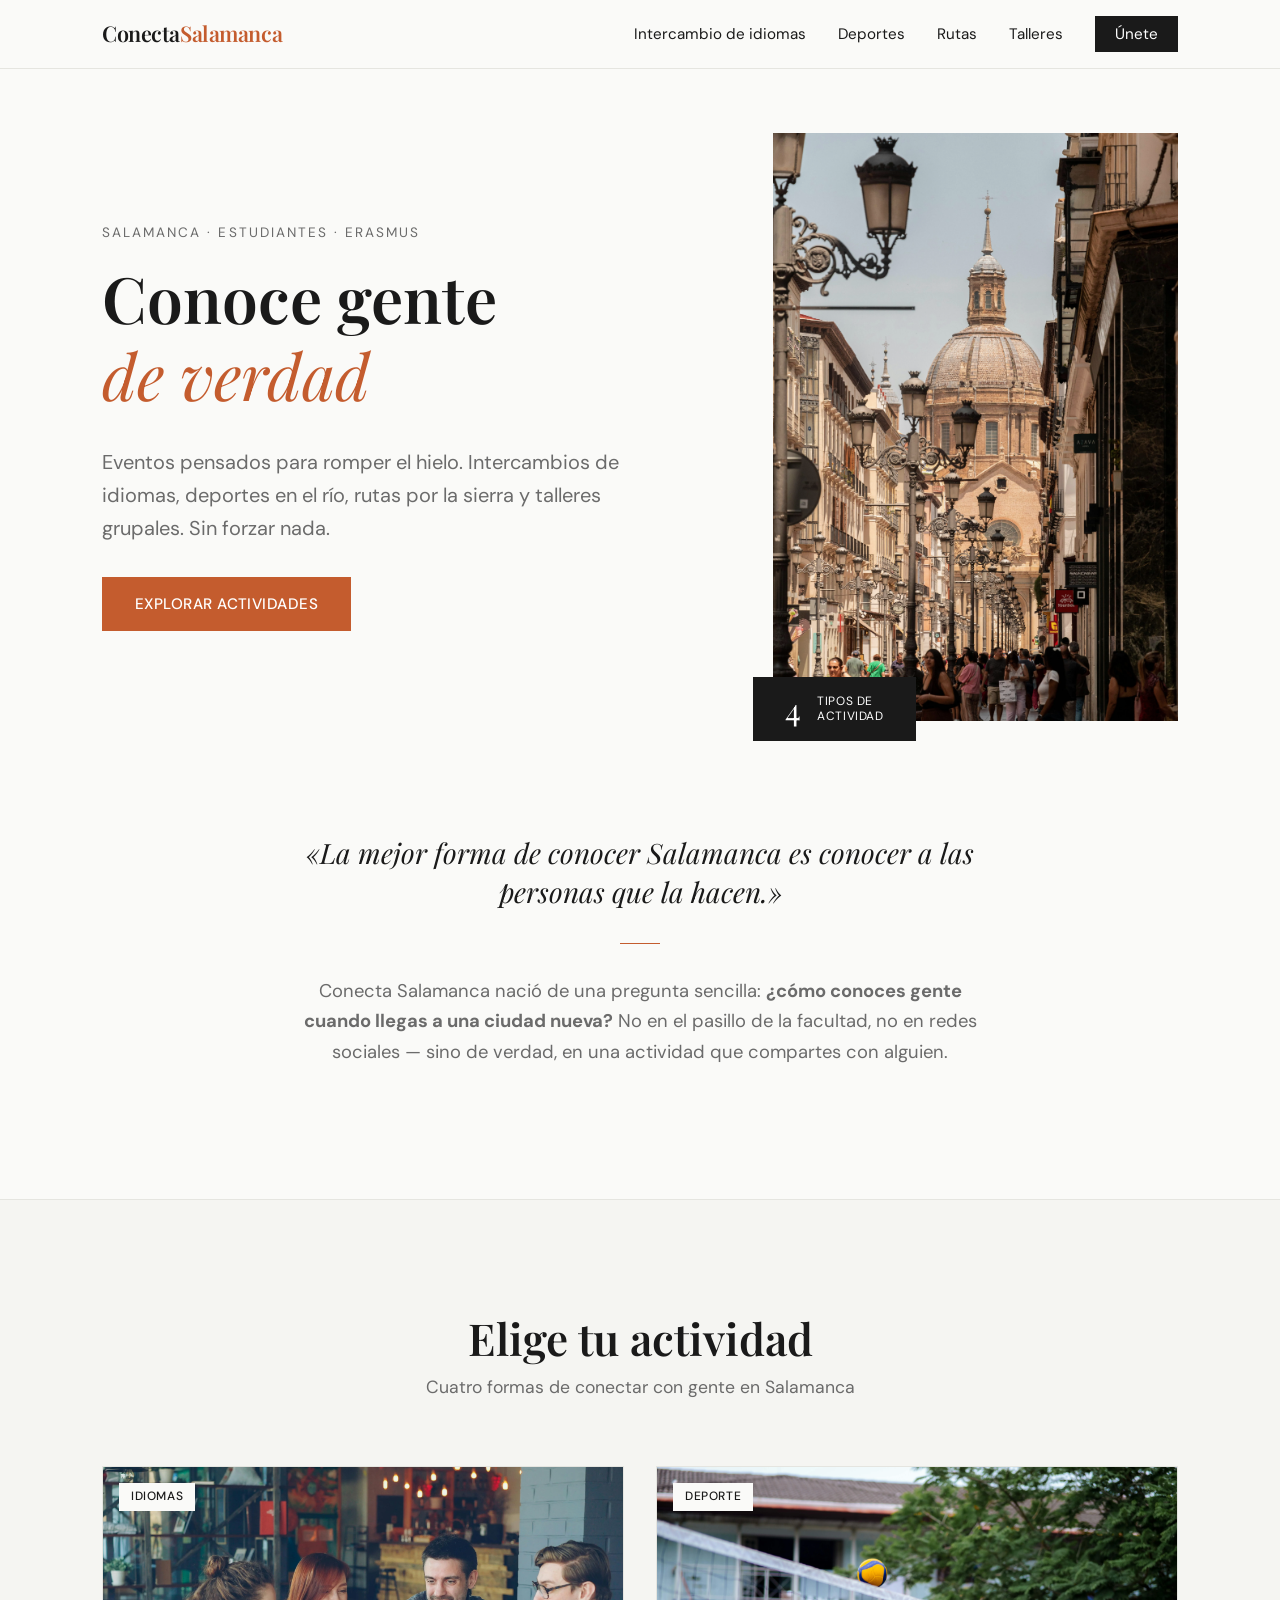
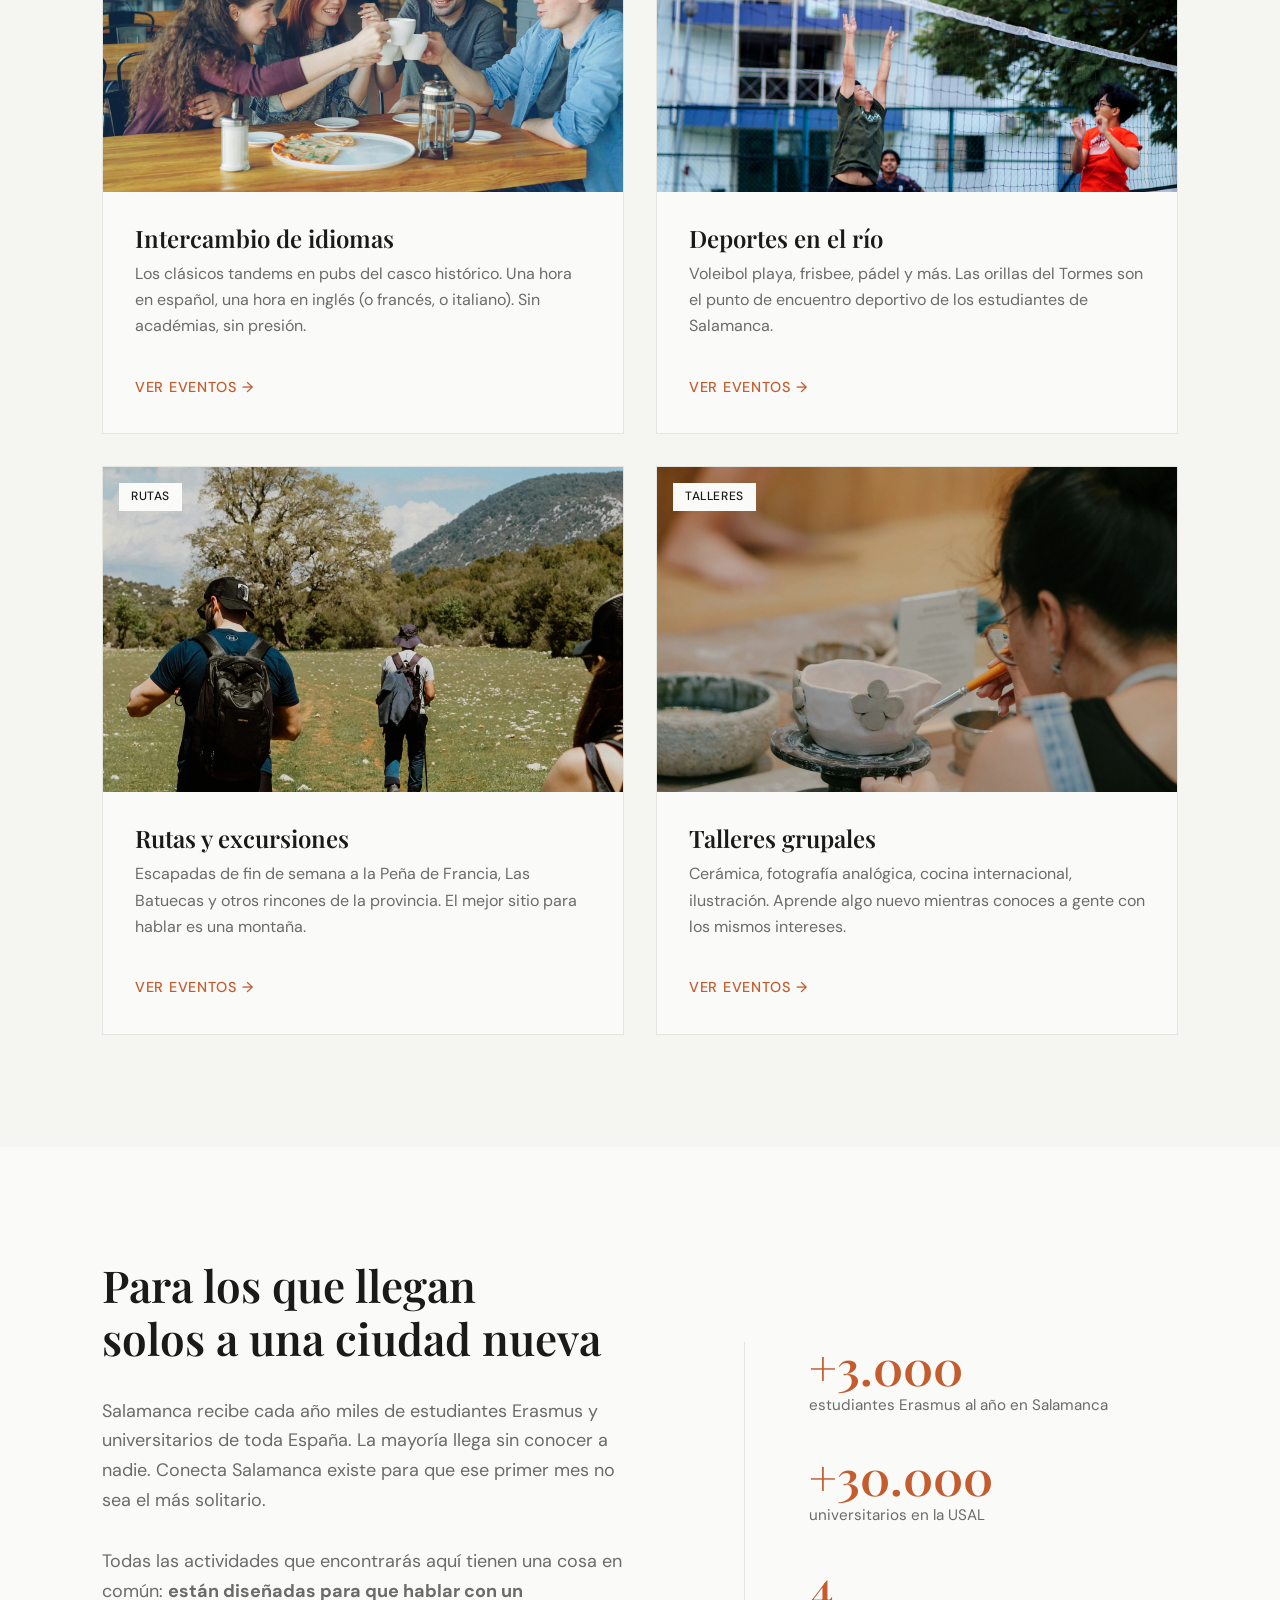
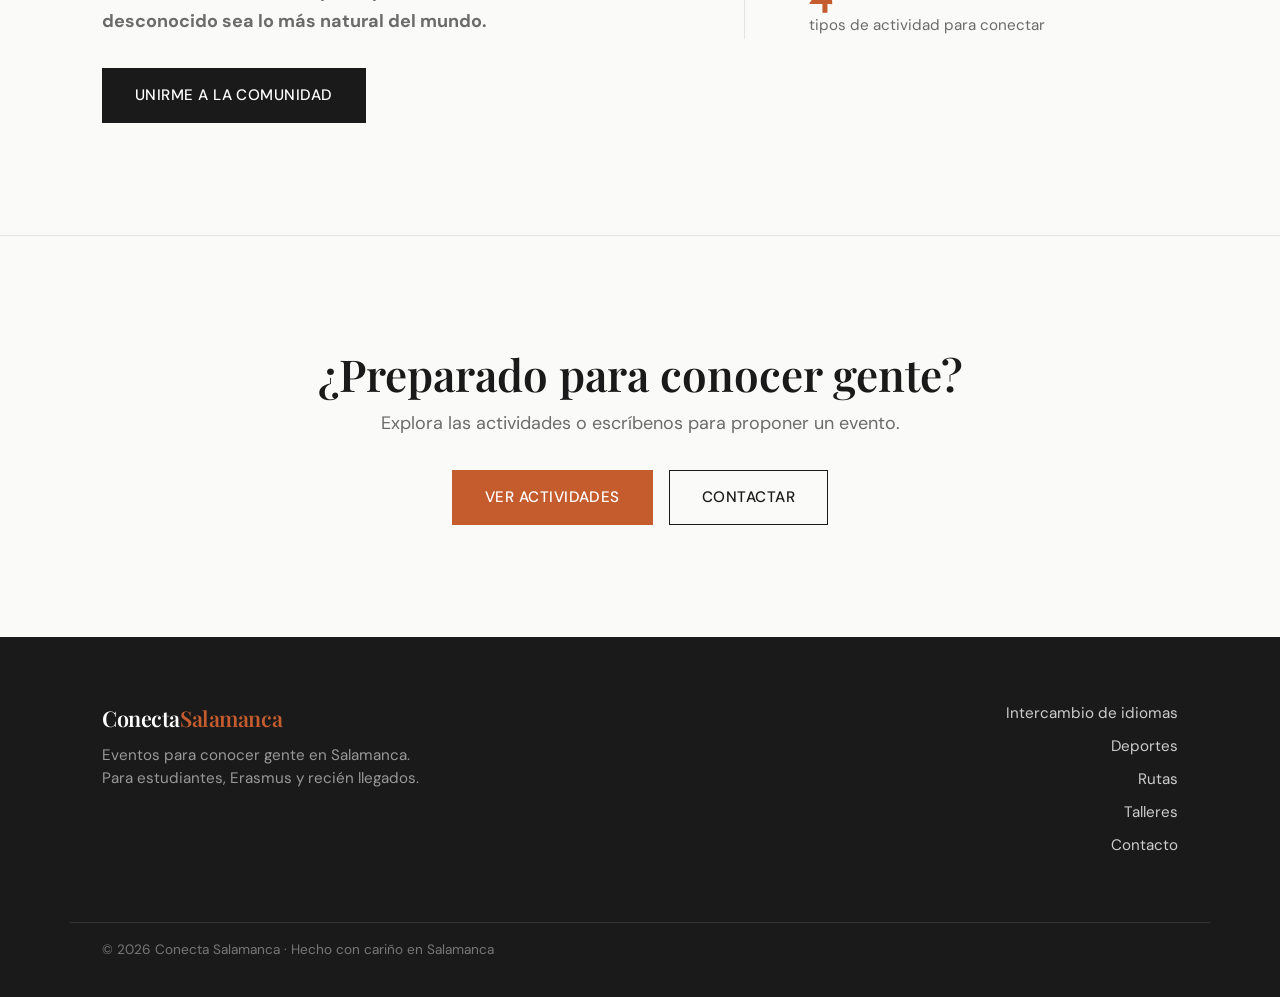
<file: index.html>
<!DOCTYPE html>
<html lang="es">

<head>
    <meta charset="UTF-8" />
    <!-- Google Tag Manager -->
    <script>(function (w, d, s, l, i) {
            w[l] = w[l] || []; w[l].push({
                'gtm.start':
                    new Date().getTime(), event: 'gtm.js'
            }); var f = d.getElementsByTagName(s)[0],
                j = d.createElement(s), dl = l != 'dataLayer' ? '&l=' + l : ''; j.async = true; j.src =
                    'https://www.googletagmanager.com/gtm.js?id=' + i + dl; f.parentNode.insertBefore(j, f);
        })(window, document, 'script', 'dataLayer', 'GTM-W8JR5Q4P');</script>
    <!-- End Google Tag Manager -->
    <meta name="viewport" content="width=device-width, initial-scale=1.0" />
    <meta name="description"
        content="Descubre los mejores eventos para conocer gente en Salamanca: intercambios de idiomas, deportes en el río, rutas y talleres grupales. La agenda social para estudiantes y Erasmus." />
    <meta name="keywords"
        content="conocer gente Salamanca, actividades estudiantes Salamanca, eventos Salamanca, Erasmus Salamanca, intercambio idiomas Salamanca" />
    <meta name="author" content="Conecta Salamanca" />
    <meta name="robots" content="index, follow" />

    <!-- Open Graph -->
    <meta property="og:title" content="Conecta Salamanca — Eventos para conocer gente" />
    <meta property="og:description"
        content="La agenda social para estudiantes y Erasmus en Salamanca. Intercambios de idiomas, deportes, rutas y talleres grupales." />
    <meta property="og:type" content="website" />
    <meta property="og:url" content="https://lurperbzik.github.io/conecta-salamanca/" />
    <meta property="og:locale" content="es_ES" />
    <meta name="google-site-verification" content="ihjCQgiahGCaB0y3Ftb6-ZTb1iMTulYmXUShzAVYALQ" />

    <title>Conecta Salamanca — Eventos para conocer gente en Salamanca</title>

    <!-- Fonts -->
    <link rel="preconnect" href="https://fonts.googleapis.com" />
    <link rel="preconnect" href="https://fonts.gstatic.com" crossorigin />
    <link
        href="https://fonts.googleapis.com/css2?family=Playfair+Display:ital,wght@0,400;0,600;1,400&family=DM+Sans:wght@300;400;500&display=swap"
        rel="stylesheet" />

    <link rel="stylesheet" href="css/styles.css" />

    <!-- Schema.org -->
    <script type="application/ld+json">
  {
    "@context": "https://schema.org",
    "@type": "WebSite",
    "name": "Conecta Salamanca",
    "url": "https://lurperbzik.github.io/conecta-salamanca/",
    "description": "Eventos y actividades para conocer gente en Salamanca",
    "inLanguage": "es"
  }
  </script>
</head>

<body>
    <!-- Google Tag Manager (noscript) -->
    <noscript><iframe src="https://www.googletagmanager.com/ns.html?id=GTM-W8JR5Q4P" height="0" width="0"
            style="display:none;visibility:hidden"></iframe></noscript>
    <!-- End Google Tag Manager (noscript) -->
    <!-- HEADER -->
    <header class="site-header">
        <div class="container header-inner">
            <a href="index.html" class="logo">Conecta<span>Salamanca</span></a>
            <nav class="nav-main" aria-label="Navegación principal">
                <ul>
                    <li><a href="intercambio-idiomas.html">Intercambio de idiomas</a></li>
                    <li><a href="deportes.html">Deportes</a></li>
                    <li><a href="rutas.html">Rutas</a></li>
                    <li><a href="talleres.html">Talleres</a></li>
                    <li><a href="contacto.html" class="nav-cta">Únete</a></li>
                </ul>
            </nav>
            <button class="nav-toggle" aria-label="Abrir menú" aria-expanded="false">
                <span></span><span></span><span></span>
            </button>
        </div>
    </header>

    <main>

        <!-- HERO -->
        <section class="hero">
            <div class="container hero-inner">
                <div class="hero-text">
                    <p class="hero-label">Salamanca · Estudiantes · Erasmus</p>
                    <h1>Conoce gente<br /><em>de verdad</em></h1>
                    <p class="hero-desc">Eventos pensados para romper el hielo. Intercambios de idiomas, deportes en el
                        río, rutas por la sierra y talleres grupales. Sin forzar nada.</p>
                    <a href="#categorias" class="btn-primary">Explorar actividades</a>
                </div>
                <div class="hero-visual">
                    <div class="hero-image-wrap">
                        <img src="img/hero.webp" alt="Estudiantes reunidos en la Plaza Mayor de Salamanca" width="600"
                            height="700" loading="eager" />
                    </div>
                    <div class="hero-badge">
                        <span class="badge-num">4</span>
                        <span class="badge-text">tipos de<br />actividad</span>
                    </div>
                </div>
            </div>
        </section>

        <!-- INTRO -->
        <section class="intro">
            <div class="container intro-inner">
                <p class="intro-quote">«La mejor forma de conocer Salamanca es conocer a las personas que la hacen.»</p>
                <div class="intro-divider"></div>
                <p class="intro-body">Conecta Salamanca nació de una pregunta sencilla: <strong>¿cómo conoces gente
                        cuando llegas a una ciudad nueva?</strong> No en el pasillo de la facultad, no en redes sociales
                    — sino de verdad, en una actividad que compartes con alguien.</p>
            </div>
        </section>

        <!-- CATEGORÍAS -->
        <section class="categorias" id="categorias">
            <div class="container">
                <h2 class="section-title">Elige tu actividad</h2>
                <p class="section-sub">Cuatro formas de conectar con gente en Salamanca</p>

                <div class="cards-grid">

                    <article class="card">
                        <a href="intercambio-idiomas.html" class="card-link">
                            <div class="card-img-wrap">
                                <img src="img/intercambio.webp"
                                    alt="Personas practicando intercambio de idiomas en un pub de Salamanca" width="600"
                                    height="400" loading="lazy" />
                                <span class="card-tag">Idiomas</span>
                            </div>
                            <div class="card-body">
                                <h3>Intercambio de idiomas</h3>
                                <p>Los clásicos tandems en pubs del casco histórico. Una hora en español, una hora en
                                    inglés (o francés, o italiano). Sin académias, sin presión.</p>
                                <span class="card-cta">Ver eventos <span aria-hidden="true">→</span></span>
                            </div>
                        </a>
                    </article>

                    <article class="card">
                        <a href="deportes.html" class="card-link">
                            <div class="card-img-wrap">
                                <img src="img/deportes.webp"
                                    alt="Partido de voleibol en la orilla del río Tormes en Salamanca" width="600"
                                    height="400" loading="lazy" />
                                <span class="card-tag">Deporte</span>
                            </div>
                            <div class="card-body">
                                <h3>Deportes en el río</h3>
                                <p>Voleibol playa, frisbee, pádel y más. Las orillas del Tormes son el punto de
                                    encuentro deportivo de los estudiantes de Salamanca.</p>
                                <span class="card-cta">Ver eventos <span aria-hidden="true">→</span></span>
                            </div>
                        </a>
                    </article>

                    <article class="card">
                        <a href="rutas.html" class="card-link">
                            <div class="card-img-wrap">
                                <img src="img/rutas.webp"
                                    alt="Grupo de estudiantes haciendo senderismo hacia la Peña de Francia desde Salamanca"
                                    width="600" height="400" loading="lazy" />
                                <span class="card-tag">Rutas</span>
                            </div>
                            <div class="card-body">
                                <h3>Rutas y excursiones</h3>
                                <p>Escapadas de fin de semana a la Peña de Francia, Las Batuecas y otros rincones de la
                                    provincia. El mejor sitio para hablar es una montaña.</p>
                                <span class="card-cta">Ver eventos <span aria-hidden="true">→</span></span>
                            </div>
                        </a>
                    </article>

                    <article class="card">
                        <a href="talleres.html" class="card-link">
                            <div class="card-img-wrap">
                                <img src="img/talleres.webp" alt="Taller grupal de cerámica en Salamanca" width="600"
                                    height="400" loading="lazy" />
                                <span class="card-tag">Talleres</span>
                            </div>
                            <div class="card-body">
                                <h3>Talleres grupales</h3>
                                <p>Cerámica, fotografía analógica, cocina internacional, ilustración. Aprende algo nuevo
                                    mientras conoces a gente con los mismos intereses.</p>
                                <span class="card-cta">Ver eventos <span aria-hidden="true">→</span></span>
                            </div>
                        </a>
                    </article>

                </div>
            </div>
        </section>

        <!-- MANIFIESTO -->
        <section class="manifiesto">
            <div class="container manifiesto-inner">
                <div class="manifiesto-text">
                    <h2>Para los que llegan<br />solos a una ciudad nueva</h2>
                    <p>Salamanca recibe cada año miles de estudiantes Erasmus y universitarios de toda España. La
                        mayoría llega sin conocer a nadie. Conecta Salamanca existe para que ese primer mes no sea el
                        más solitario.</p>
                    <p>Todas las actividades que encontrarás aquí tienen una cosa en común: <strong>están diseñadas para
                            que hablar con un desconocido sea lo más natural del mundo.</strong></p>
                    <a href="contacto.html" class="btn-secondary">Unirme a la comunidad</a>
                </div>
                <div class="manifiesto-nums">
                    <div class="stat">
                        <span class="stat-num">+3.000</span>
                        <span class="stat-label">estudiantes Erasmus al año en Salamanca</span>
                    </div>
                    <div class="stat">
                        <span class="stat-num">+30.000</span>
                        <span class="stat-label">universitarios en la USAL</span>
                    </div>
                    <div class="stat">
                        <span class="stat-num">4</span>
                        <span class="stat-label">tipos de actividad para conectar</span>
                    </div>
                </div>
            </div>
        </section>

        <!-- CTA FINAL -->
        <section class="cta-final">
            <div class="container cta-inner">
                <h2>¿Preparado para conocer gente?</h2>
                <p>Explora las actividades o escríbenos para proponer un evento.</p>
                <div class="cta-btns">
                    <a href="#categorias" class="btn-primary">Ver actividades</a>
                    <a href="contacto.html" class="btn-outline">Contactar</a>
                </div>
            </div>
        </section>

    </main>

    <!-- FOOTER -->
    <footer class="site-footer">
        <div class="container footer-inner">
            <div class="footer-brand">
                <a href="index.html" class="logo">Conecta<span>Salamanca</span></a>
                <p>Eventos para conocer gente en Salamanca.<br />Para estudiantes, Erasmus y recién llegados.</p>
            </div>
            <nav class="footer-nav" aria-label="Navegación del pie de página">
                <ul>
                    <li><a href="intercambio-idiomas.html">Intercambio de idiomas</a></li>
                    <li><a href="deportes.html">Deportes</a></li>
                    <li><a href="rutas.html">Rutas</a></li>
                    <li><a href="talleres.html">Talleres</a></li>
                    <li><a href="contacto.html">Contacto</a></li>
                </ul>
            </nav>
        </div>
        <div class="footer-bottom">
            <div class="container">
                <p>© 2026 Conecta Salamanca · Hecho con cariño en Salamanca</p>
            </div>
        </div>
    </footer>

    <script>
        const toggle = document.querySelector('.nav-toggle');
        const nav = document.querySelector('.nav-main');
        toggle.addEventListener('click', () => {
            const expanded = toggle.getAttribute('aria-expanded') === 'true';
            toggle.setAttribute('aria-expanded', !expanded);
            nav.classList.toggle('nav-open');
        });
    </script>

</body>

</html>
</file>
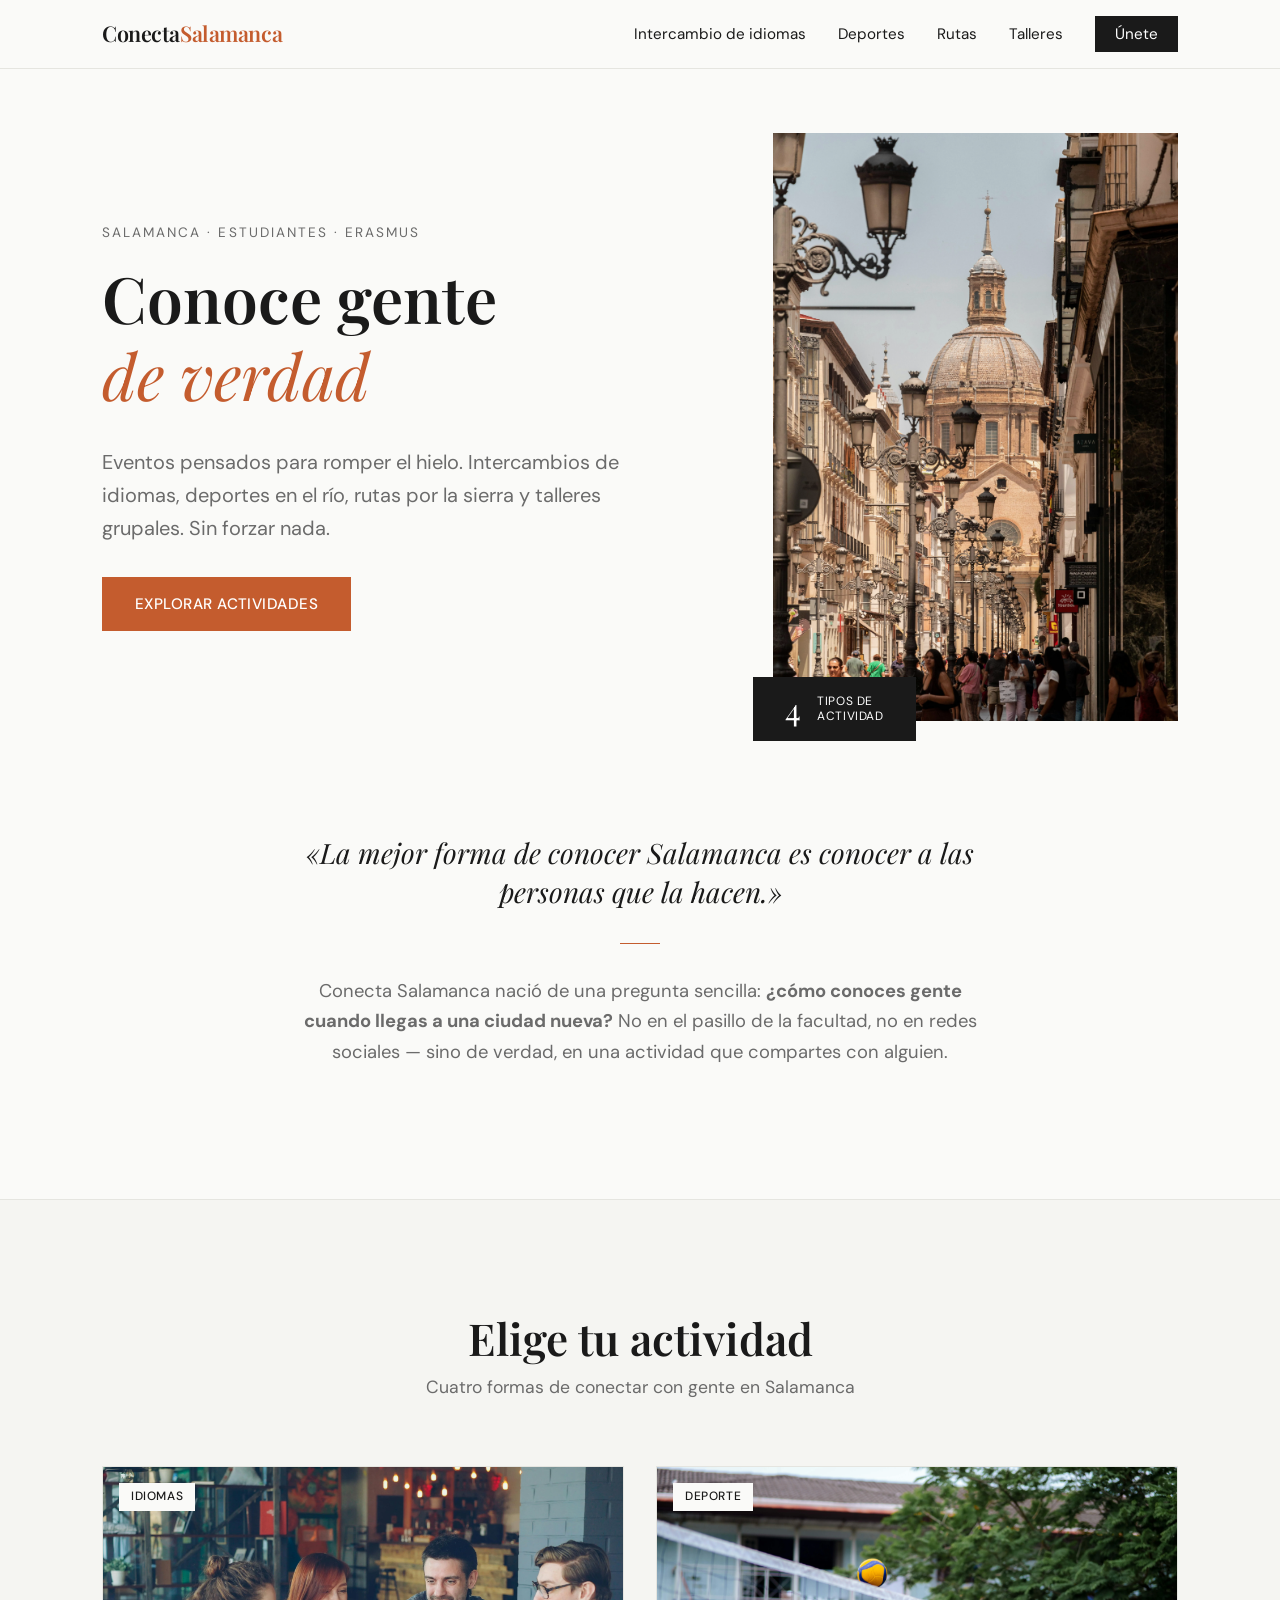
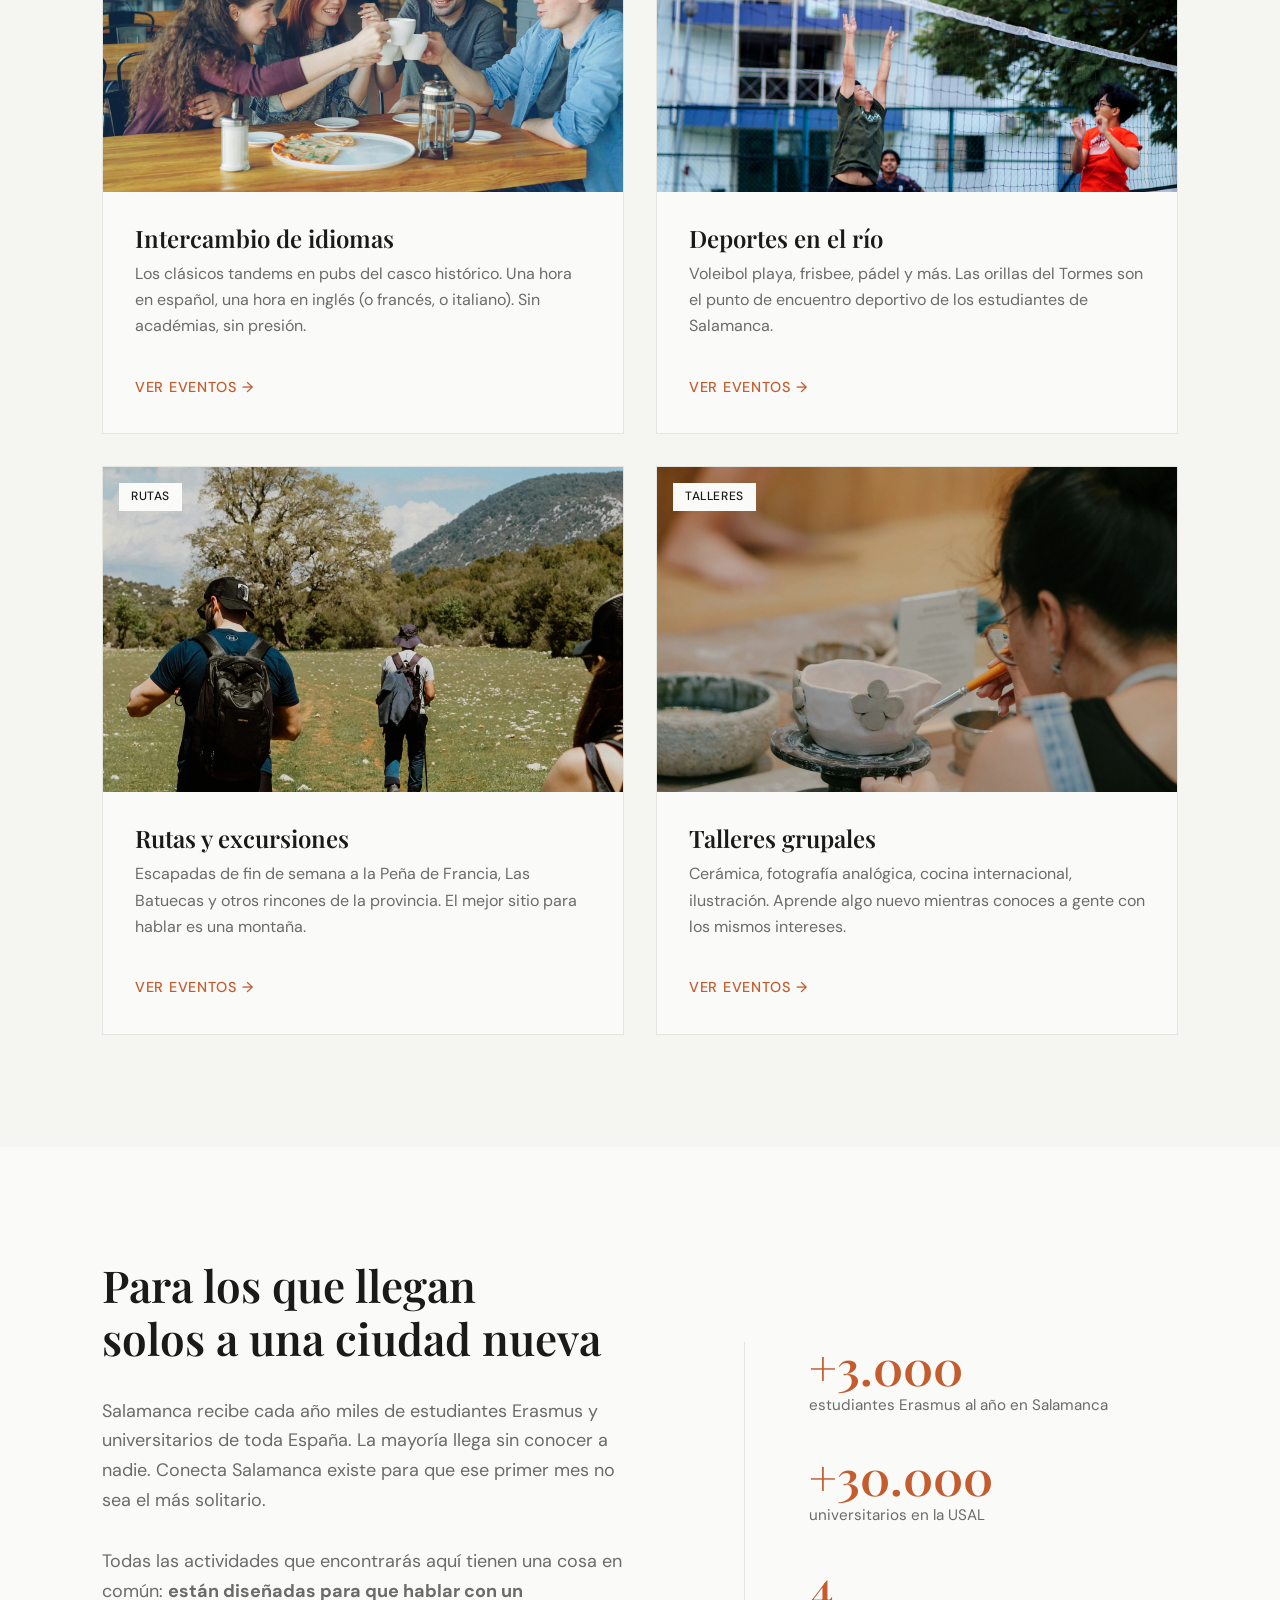
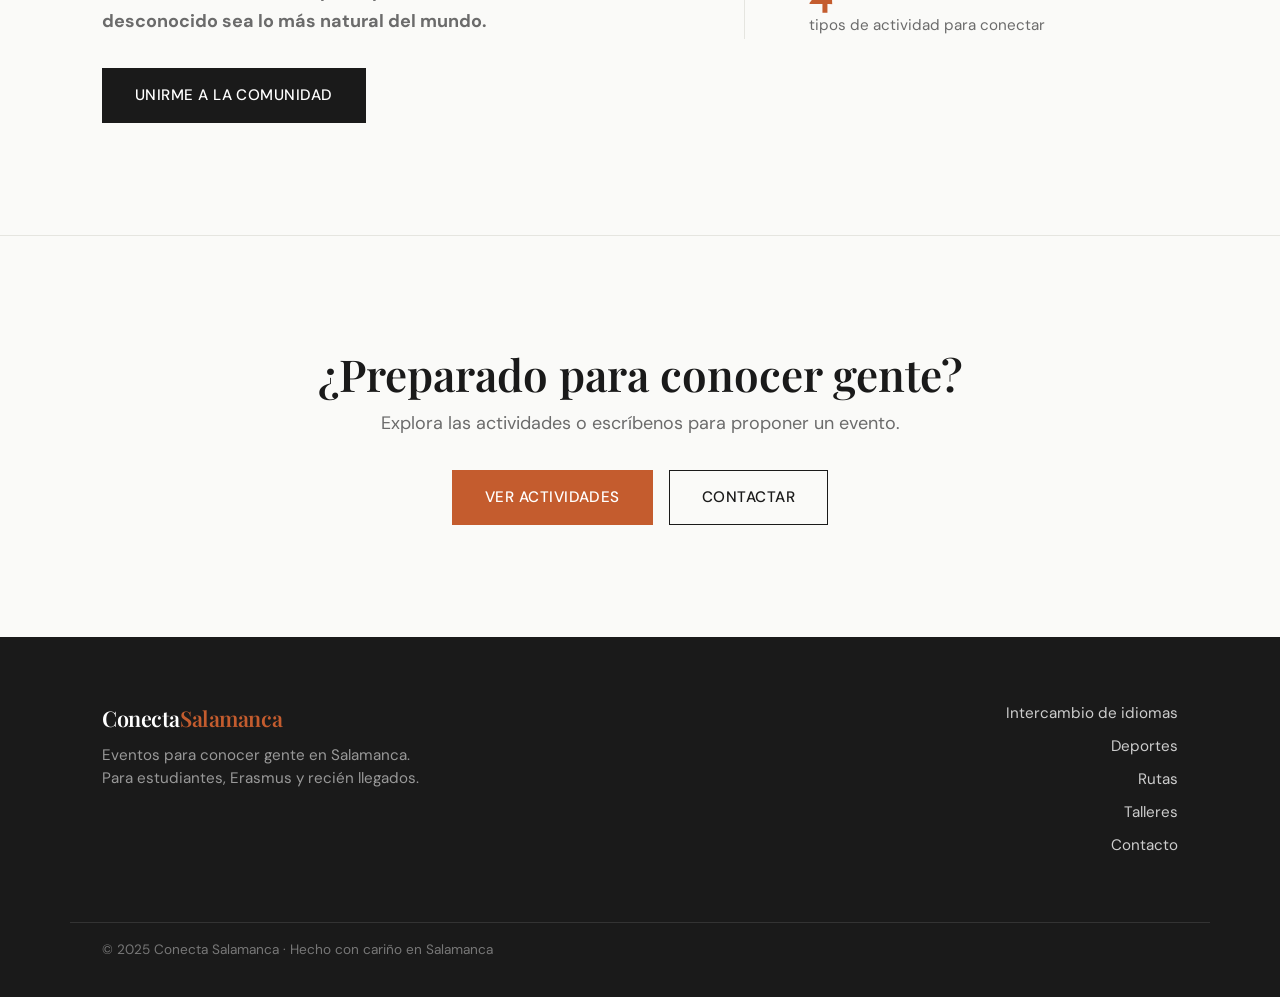
<file: conecta-salamanca/index.html>
<!DOCTYPE html>
<html lang="es">

<head>
    <meta charset="UTF-8" />
    <meta name="viewport" content="width=device-width, initial-scale=1.0" />
    <meta name="description"
        content="Descubre los mejores eventos para conocer gente en Salamanca: intercambios de idiomas, deportes en el río, rutas y talleres grupales. La agenda social para estudiantes y Erasmus." />
    <meta name="keywords"
        content="conocer gente Salamanca, actividades estudiantes Salamanca, eventos Salamanca, Erasmus Salamanca, intercambio idiomas Salamanca" />
    <meta name="author" content="Conecta Salamanca" />
    <meta name="robots" content="index, follow" />

    <!-- Open Graph -->
    <meta property="og:title" content="Conecta Salamanca — Eventos para conocer gente" />
    <meta property="og:description"
        content="La agenda social para estudiantes y Erasmus en Salamanca. Intercambios de idiomas, deportes, rutas y talleres grupales." />
    <meta property="og:type" content="website" />
    <meta property="og:url" content="https://lurperbzik.github.io/conecta-salamanca/" />
    <meta property="og:locale" content="es_ES" />

    <title>Conecta Salamanca — Eventos para conocer gente en Salamanca</title>

    <!-- Fonts -->
    <link rel="preconnect" href="https://fonts.googleapis.com" />
    <link rel="preconnect" href="https://fonts.gstatic.com" crossorigin />
    <link
        href="https://fonts.googleapis.com/css2?family=Playfair+Display:ital,wght@0,400;0,600;1,400&family=DM+Sans:wght@300;400;500&display=swap"
        rel="stylesheet" />

    <link rel="stylesheet" href="css/styles.css" />

    <!-- Schema.org -->
    <script type="application/ld+json">
  {
    "@context": "https://schema.org",
    "@type": "WebSite",
    "name": "Conecta Salamanca",
    "url": "https://lurperbzik.github.io/conecta-salamanca/",
    "description": "Eventos y actividades para conocer gente en Salamanca",
    "inLanguage": "es"
  }
  </script>
</head>

<body>

    <!-- HEADER -->
    <header class="site-header">
        <div class="container header-inner">
            <a href="index.html" class="logo">Conecta<span>Salamanca</span></a>
            <nav class="nav-main" aria-label="Navegación principal">
                <ul>
                    <li><a href="intercambio-idiomas.html">Intercambio de idiomas</a></li>
                    <li><a href="deportes.html">Deportes</a></li>
                    <li><a href="rutas.html">Rutas</a></li>
                    <li><a href="talleres.html">Talleres</a></li>
                    <li><a href="contacto.html" class="nav-cta">Únete</a></li>
                </ul>
            </nav>
            <button class="nav-toggle" aria-label="Abrir menú" aria-expanded="false">
                <span></span><span></span><span></span>
            </button>
        </div>
    </header>

    <main>

        <!-- HERO -->
        <section class="hero">
            <div class="container hero-inner">
                <div class="hero-text">
                    <p class="hero-label">Salamanca · Estudiantes · Erasmus</p>
                    <h1>Conoce gente<br /><em>de verdad</em></h1>
                    <p class="hero-desc">Eventos pensados para romper el hielo. Intercambios de idiomas, deportes en el
                        río, rutas por la sierra y talleres grupales. Sin forzar nada.</p>
                    <a href="#categorias" class="btn-primary">Explorar actividades</a>
                </div>
                <div class="hero-visual">
                    <div class="hero-image-wrap">
                        <img src="img/hero.webp" alt="Estudiantes reunidos en la Plaza Mayor de Salamanca" width="600"
                            height="700" loading="eager" />
                    </div>
                    <div class="hero-badge">
                        <span class="badge-num">4</span>
                        <span class="badge-text">tipos de<br />actividad</span>
                    </div>
                </div>
            </div>
        </section>

        <!-- INTRO -->
        <section class="intro">
            <div class="container intro-inner">
                <p class="intro-quote">«La mejor forma de conocer Salamanca es conocer a las personas que la hacen.»</p>
                <div class="intro-divider"></div>
                <p class="intro-body">Conecta Salamanca nació de una pregunta sencilla: <strong>¿cómo conoces gente
                        cuando llegas a una ciudad nueva?</strong> No en el pasillo de la facultad, no en redes sociales
                    — sino de verdad, en una actividad que compartes con alguien.</p>
            </div>
        </section>

        <!-- CATEGORÍAS -->
        <section class="categorias" id="categorias">
            <div class="container">
                <h2 class="section-title">Elige tu actividad</h2>
                <p class="section-sub">Cuatro formas de conectar con gente en Salamanca</p>

                <div class="cards-grid">

                    <article class="card">
                        <a href="intercambio-idiomas.html" class="card-link">
                            <div class="card-img-wrap">
                                <img src="img/intercambio.webp"
                                    alt="Personas practicando intercambio de idiomas en un pub de Salamanca" width="600"
                                    height="400" loading="lazy" />
                                <span class="card-tag">Idiomas</span>
                            </div>
                            <div class="card-body">
                                <h3>Intercambio de idiomas</h3>
                                <p>Los clásicos tandems en pubs del casco histórico. Una hora en español, una hora en
                                    inglés (o francés, o italiano). Sin académias, sin presión.</p>
                                <span class="card-cta">Ver eventos <span aria-hidden="true">→</span></span>
                            </div>
                        </a>
                    </article>

                    <article class="card">
                        <a href="deportes.html" class="card-link">
                            <div class="card-img-wrap">
                                <img src="img/deportes.webp"
                                    alt="Partido de voleibol en la orilla del río Tormes en Salamanca" width="600"
                                    height="400" loading="lazy" />
                                <span class="card-tag">Deporte</span>
                            </div>
                            <div class="card-body">
                                <h3>Deportes en el río</h3>
                                <p>Voleibol playa, frisbee, pádel y más. Las orillas del Tormes son el punto de
                                    encuentro deportivo de los estudiantes de Salamanca.</p>
                                <span class="card-cta">Ver eventos <span aria-hidden="true">→</span></span>
                            </div>
                        </a>
                    </article>

                    <article class="card">
                        <a href="rutas.html" class="card-link">
                            <div class="card-img-wrap">
                                <img src="img/rutas.webp"
                                    alt="Grupo de estudiantes haciendo senderismo hacia la Peña de Francia desde Salamanca"
                                    width="600" height="400" loading="lazy" />
                                <span class="card-tag">Rutas</span>
                            </div>
                            <div class="card-body">
                                <h3>Rutas y excursiones</h3>
                                <p>Escapadas de fin de semana a la Peña de Francia, Las Batuecas y otros rincones de la
                                    provincia. El mejor sitio para hablar es una montaña.</p>
                                <span class="card-cta">Ver eventos <span aria-hidden="true">→</span></span>
                            </div>
                        </a>
                    </article>

                    <article class="card">
                        <a href="talleres.html" class="card-link">
                            <div class="card-img-wrap">
                                <img src="img/talleres.webp" alt="Taller grupal de cerámica en Salamanca" width="600"
                                    height="400" loading="lazy" />
                                <span class="card-tag">Talleres</span>
                            </div>
                            <div class="card-body">
                                <h3>Talleres grupales</h3>
                                <p>Cerámica, fotografía analógica, cocina internacional, ilustración. Aprende algo nuevo
                                    mientras conoces a gente con los mismos intereses.</p>
                                <span class="card-cta">Ver eventos <span aria-hidden="true">→</span></span>
                            </div>
                        </a>
                    </article>

                </div>
            </div>
        </section>

        <!-- MANIFIESTO -->
        <section class="manifiesto">
            <div class="container manifiesto-inner">
                <div class="manifiesto-text">
                    <h2>Para los que llegan<br />solos a una ciudad nueva</h2>
                    <p>Salamanca recibe cada año miles de estudiantes Erasmus y universitarios de toda España. La
                        mayoría llega sin conocer a nadie. Conecta Salamanca existe para que ese primer mes no sea el
                        más solitario.</p>
                    <p>Todas las actividades que encontrarás aquí tienen una cosa en común: <strong>están diseñadas para
                            que hablar con un desconocido sea lo más natural del mundo.</strong></p>
                    <a href="contacto.html" class="btn-secondary">Unirme a la comunidad</a>
                </div>
                <div class="manifiesto-nums">
                    <div class="stat">
                        <span class="stat-num">+3.000</span>
                        <span class="stat-label">estudiantes Erasmus al año en Salamanca</span>
                    </div>
                    <div class="stat">
                        <span class="stat-num">+30.000</span>
                        <span class="stat-label">universitarios en la USAL</span>
                    </div>
                    <div class="stat">
                        <span class="stat-num">4</span>
                        <span class="stat-label">tipos de actividad para conectar</span>
                    </div>
                </div>
            </div>
        </section>

        <!-- CTA FINAL -->
        <section class="cta-final">
            <div class="container cta-inner">
                <h2>¿Preparado para conocer gente?</h2>
                <p>Explora las actividades o escríbenos para proponer un evento.</p>
                <div class="cta-btns">
                    <a href="#categorias" class="btn-primary">Ver actividades</a>
                    <a href="contacto.html" class="btn-outline">Contactar</a>
                </div>
            </div>
        </section>

    </main>

    <!-- FOOTER -->
    <footer class="site-footer">
        <div class="container footer-inner">
            <div class="footer-brand">
                <a href="index.html" class="logo">Conecta<span>Salamanca</span></a>
                <p>Eventos para conocer gente en Salamanca.<br />Para estudiantes, Erasmus y recién llegados.</p>
            </div>
            <nav class="footer-nav" aria-label="Navegación del pie de página">
                <ul>
                    <li><a href="intercambio-idiomas.html">Intercambio de idiomas</a></li>
                    <li><a href="deportes.html">Deportes</a></li>
                    <li><a href="rutas.html">Rutas</a></li>
                    <li><a href="talleres.html">Talleres</a></li>
                    <li><a href="contacto.html">Contacto</a></li>
                </ul>
            </nav>
        </div>
        <div class="footer-bottom">
            <div class="container">
                <p>© 2025 Conecta Salamanca · Hecho con cariño en Salamanca</p>
            </div>
        </div>
    </footer>

    <script>
        const toggle = document.querySelector('.nav-toggle');
        const nav = document.querySelector('.nav-main');
        toggle.addEventListener('click', () => {
            const expanded = toggle.getAttribute('aria-expanded') === 'true';
            toggle.setAttribute('aria-expanded', !expanded);
            nav.classList.toggle('nav-open');
        });
    </script>

</body>

</html>
</file>
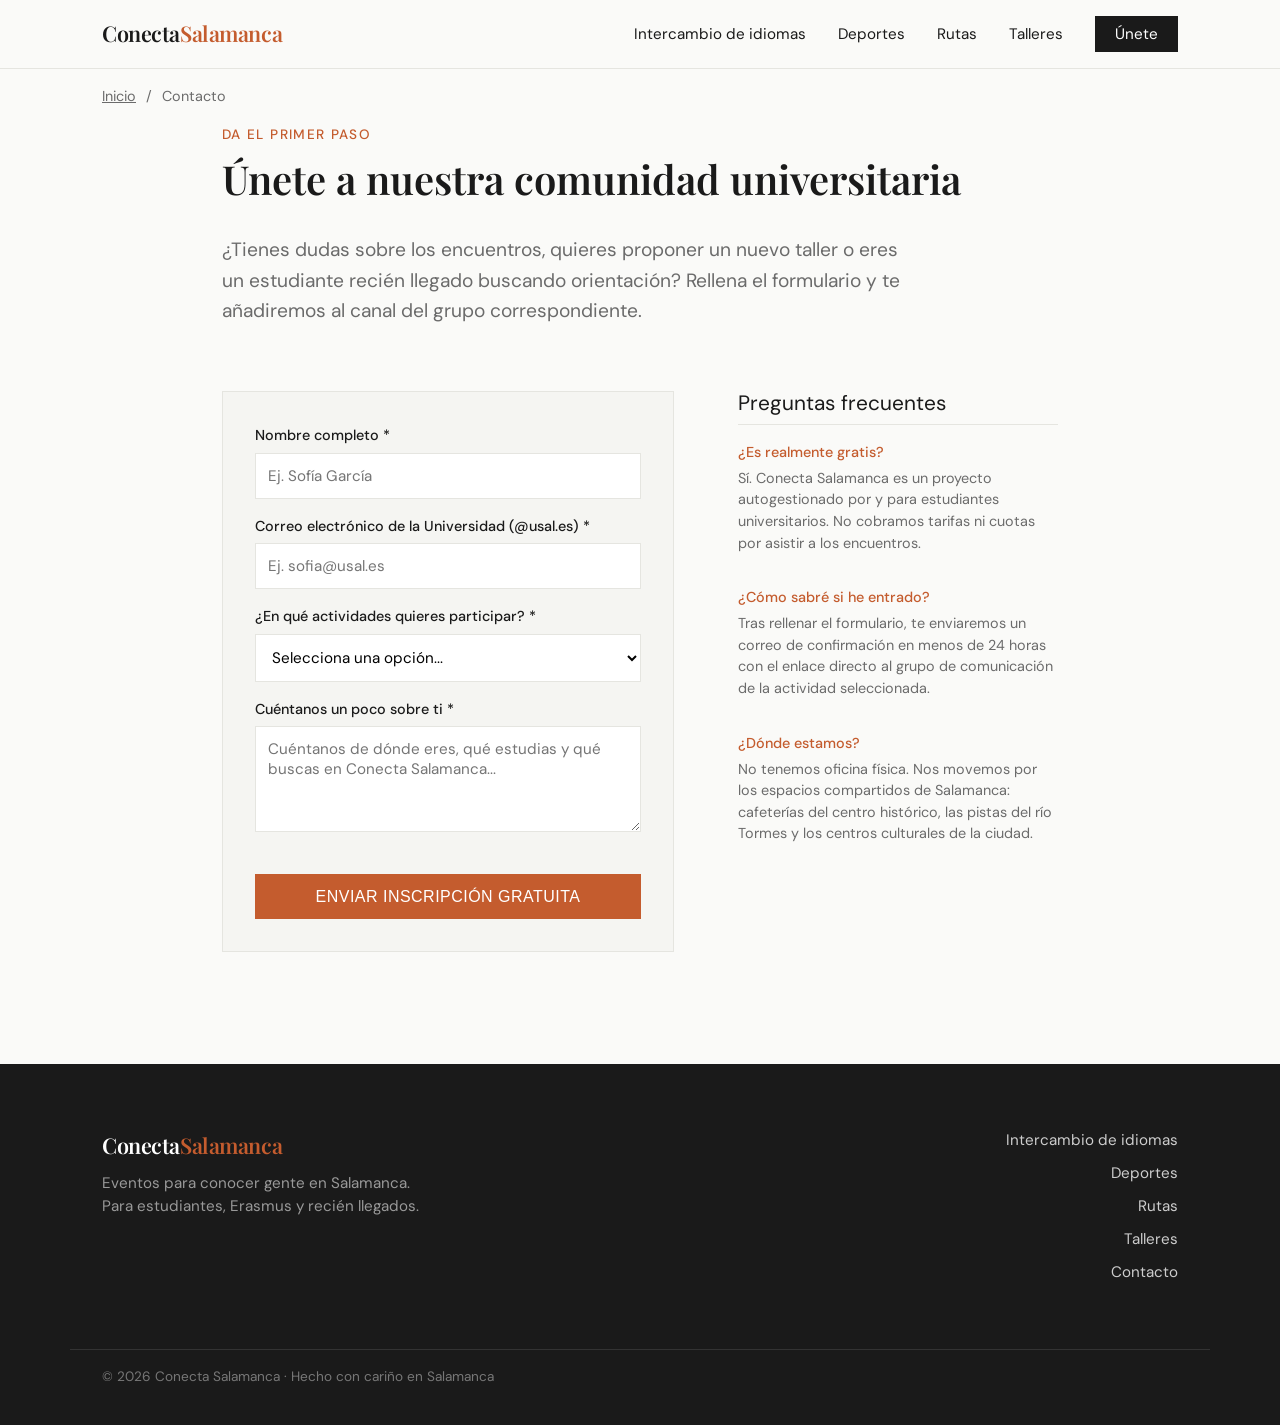
<file: contacto.html>
<!DOCTYPE html>
<html lang="es">

<head>
    <meta charset="UTF-8" />
    <!-- Google Tag Manager -->
    <script>(function (w, d, s, l, i) {
            w[l] = w[l] || []; w[l].push({
                'gtm.start':
                    new Date().getTime(), event: 'gtm.js'
            }); var f = d.getElementsByTagName(s)[0],
                j = d.createElement(s), dl = l != 'dataLayer' ? '&l=' + l : ''; j.async = true; j.src =
                    'https://www.googletagmanager.com/gtm.js?id=' + i + dl; f.parentNode.insertBefore(j, f);
        })(window, document, 'script', 'dataLayer', 'GTM-W8JR5Q4P');</script>
    <!-- End Google Tag Manager -->
    <meta name="viewport" content="width=device-width, initial-scale=1.0" />
    <meta name="description"
        content="Contacta con Conecta Salamanca. Regístrate gratis en nuestras actividades de intercambio de idiomas, deportes, rutas y talleres para estudiantes." />
    <meta name="keywords"
        content="contacto conecta salamanca, unirse comunidad universitaria, registrarse gratis actividades" />
    <meta name="author" content="Conecta Salamanca" />
    <meta name="robots" content="index, follow" />

    <meta property="og:title" content="Contacto — Conecta Salamanca" />
    <meta property="og:description"
        content="Apúntate a nuestros eventos gratis. Formulario de registro para estudiantes y Erasmus en Salamanca." />
    <meta property="og:type" content="article" />
    <meta property="og:url" content="https://lurperbzik.github.io/conecta-salamanca/contacto.html" />

    <title>Contacto y Registro de Actividades — Conecta Salamanca</title>

    <link rel="preconnect" href="https://fonts.googleapis.com" />
    <link rel="preconnect" href="https://fonts.gstatic.com" crossorigin />
    <link
        href="https://fonts.googleapis.com/css2?family=Playfair+Display:ital,wght@0,400;0,600;1,400&family=DM+Sans:wght@300;400;500&display=swap"
        rel="stylesheet" />

    <link rel="stylesheet" href="css/styles.css" />

    <script type="application/ld+json">
        {
          "@context": "https://schema.org",
          "@type": "BreadcrumbList",
          "itemListElement": [{
            "@type": "ListItem",
            "position": 1,
            "name": "Inicio",
            "item": "https://lurperbzik.github.io/conecta-salamanca/index.html"
          },{
            "@type": "ListItem",
            "position": 2,
            "name": "Contacto",
            "item": "https://lurperbzik.github.io/conecta-salamanca/contacto.html"
          }]
        }
    </script>
</head>

<body>
    <!-- Google Tag Manager (noscript) -->
    <noscript><iframe src="https://www.googletagmanager.com/ns.html?id=GTM-W8JR5Q4P" height="0" width="0"
            style="display:none;visibility:hidden"></iframe></noscript>
    <!-- End Google Tag Manager (noscript) -->
    <header class="site-header">
        <div class="container header-inner">
            <a href="index.html" class="logo">Conecta<span>Salamanca</span></a>
            <nav class="nav-main" aria-label="Navegación principal">
                <ul>
                    <li><a href="intercambio-idiomas.html">Intercambio de idiomas</a></li>
                    <li><a href="deportes.html">Deportes</a></li>
                    <li><a href="rutas.html">Rutas</a></li>
                    <li><a href="talleres.html">Talleres</a></li>
                    <li><a href="contacto.html" class="active nav-cta">Únete</a></li>
                </ul>
            </nav>
            <button class="nav-toggle" aria-label="Abrir menú" aria-expanded="false">
                <span></span><span></span><span></span>
            </button>
        </div>
    </header>

    <main>
        <div class="container">
            <nav class="breadcrumbs" aria-label="Ruta de navegación">
                <ol
                    style="list-style: none; display: flex; gap: 10px; padding: var(--space-sm) 0; font-size: 0.9rem; color: var(--color-text-muted);">
                    <li><a href="index.html" style="text-decoration: underline;">Inicio</a></li>
                    <li>/</li>
                    <li>Contacto</li>
                </ol>
            </nav>
        </div>

        <section class="page-content" style="padding-bottom: var(--space-xl);">
            <div class="container" style="max-width: 900px; margin: 0 auto;">

                <p
                    style="text-transform: uppercase; letter-spacing: 0.1em; font-size: 0.85rem; color: var(--color-accent); font-weight: 500; margin-bottom: var(--space-xs);">
                    Da el primer paso</p>
                <h1 style="margin-bottom: var(--space-md); font-size: 2.5rem;">Únete a nuestra comunidad universitaria
                </h1>

                <p class="lead"
                    style="font-size: 1.2rem; color: var(--color-text-muted); font-weight: 400; margin-bottom: var(--space-lg); line-height: 1.6; max-width: 700px;">
                    ¿Tienes dudas sobre los encuentros, quieres proponer un nuevo taller o eres un estudiante recién
                    llegado buscando orientación? Rellena el formulario y te añadiremos al canal del grupo
                    correspondiente.
                </p>

                <div
                    style="display: flex; flex-wrap: wrap; gap: var(--space-lg); align-items: flex-start; margin-top: var(--space-md);">

                    <div style="flex: 1; min-width: 320px; max-width: 550px;">

                        <form action="#" method="POST"
                            style="background: #F5F5F2; padding: var(--space-md); border: 1px solid var(--color-border); margin: 0;">

                            <div style="margin-bottom: var(--space-sm);">
                                <label for="nombre"
                                    style="display: block; font-size: 0.9rem; font-weight: 500; margin-bottom: 0.3rem; color: var(--color-text-main);">Nombre
                                    completo *</label>
                                <input type="text" id="nombre" name="nombre" required placeholder="Ej. Sofía García"
                                    style="width: 100%; padding: 0.75rem; border: 1px solid var(--color-border); font-family: var(--font-body); font-size: 0.95rem; box-sizing: border-box;" />
                            </div>

                            <div style="margin-bottom: var(--space-sm);">
                                <label for="email"
                                    style="display: block; font-size: 0.9rem; font-weight: 500; margin-bottom: 0.3rem; color: var(--color-text-main);">Correo
                                    electrónico de la Universidad (@usal.es) *</label>
                                <input type="email" id="email" name="email" required placeholder="Ej. sofia@usal.es"
                                    style="width: 100%; padding: 0.75rem; border: 1px solid var(--color-border); font-family: var(--font-body); font-size: 0.95rem; box-sizing: border-box;" />
                            </div>

                            <div style="margin-bottom: var(--space-sm);">
                                <label for="actividad"
                                    style="display: block; font-size: 0.9rem; font-weight: 500; margin-bottom: 0.3rem; color: var(--color-text-main);">¿En
                                    qué actividades quieres participar? *</label>
                                <select id="actividad" name="actividad" required
                                    style="width: 100%; padding: 0.75rem; border: 1px solid var(--color-border); font-family: var(--font-body); font-size: 0.95rem; background-color: #ffffff; box-sizing: border-box;">
                                    <option value="" disabled selected>Selecciona una opción...</option>
                                    <option value="idiomas">Intercambio de idiomas / Tándem</option>
                                    <option value="deportes">Deportes en el Río Tormes</option>
                                    <option value="rutas">Rutas de senderismo de fin de semana</option>
                                    <option value="talleres">Talleres grupales y creativos</option>
                                    <option value="todas">¡Quiero enterarme de todo!</option>
                                </select>
                            </div>

                            <div style="margin-bottom: var(--space-md);">
                                <label for="mensaje"
                                    style="display: block; font-size: 0.9rem; font-weight: 500; margin-bottom: 0.3rem; color: var(--color-text-main);">Cuéntanos
                                    un poco sobre ti *</label>
                                <textarea id="mensaje" name="mensaje" rows="4" required
                                    placeholder="Cuéntanos de dónde eres, qué estudias y qué buscas en Conecta Salamanca..."
                                    style="width: 100%; padding: 0.75rem; border: 1px solid var(--color-border); font-family: var(--font-body); font-size: 0.95rem; resize: vertical; box-sizing: border-box;"></textarea>
                            </div>

                            <button type="submit" class="btn-primary"
                                style="width: 100%; text-align: center; border: none; cursor: pointer; font-size: 1rem; padding: 0.85rem;">
                                Enviar inscripción gratuita
                            </button>
                        </form>
                    </div>

                    <div style="flex: 1; min-width: 280px; max-width: 320px; color: var(--color-text-main);">

                        <h3
                            style="font-family: var(--font-display); font-size: 1.3rem; margin-top: 0; margin-bottom: 1rem; font-weight: 400; border-bottom: 1px solid var(--color-border); padding-bottom: 0.5rem;">
                            Preguntas frecuentes</h3>

                        <p
                            style="font-size: 0.9rem; font-weight: 500; margin-bottom: 0.2rem; color: var(--color-accent);">
                            ¿Es realmente gratis?</p>
                        <p
                            style="font-size: 0.9rem; color: var(--color-text-muted); margin-bottom: var(--space-md); line-height: 1.5;">
                            Sí. Conecta Salamanca es un proyecto autogestionado por y para estudiantes universitarios.
                            No cobramos tarifas ni cuotas por asistir a los encuentros.</p>

                        <p
                            style="font-size: 0.9rem; font-weight: 500; margin-bottom: 0.2rem; color: var(--color-accent);">
                            ¿Cómo sabré si he entrado?</p>
                        <p
                            style="font-size: 0.9rem; color: var(--color-text-muted); margin-bottom: var(--space-md); line-height: 1.5;">
                            Tras rellenar el formulario, te enviaremos un correo de confirmación en menos de 24 horas
                            con el enlace directo al grupo de comunicación de la actividad seleccionada.</p>

                        <p
                            style="font-size: 0.9rem; font-weight: 500; margin-bottom: 0.2rem; color: var(--color-accent);">
                            ¿Dónde estamos?</p>
                        <p style="font-size: 0.9rem; color: var(--color-text-muted); line-height: 1.5;">No tenemos
                            oficina física. Nos movemos por los espacios compartidos de Salamanca: cafeterías del centro
                            histórico, las pistas del río Tormes y los centros culturales de la ciudad.</p>
                    </div>

                </div>
            </div>
        </section>
    </main>

    <footer class="site-footer">
        <div class="container footer-inner">
            <div class="footer-brand">
                <a href="index.html" class="logo">Conecta<span>Salamanca</span></a>
                <p>Eventos para conocer gente en Salamanca.<br />Para estudiantes, Erasmus y recién llegados.</p>
            </div>
            <nav class="footer-nav" aria-label="Navegación del pie de página">
                <ul>
                    <li><a href="intercambio-idiomas.html">Intercambio de idiomas</a></li>
                    <li><a href="deportes.html">Deportes</a></li>
                    <li><a href="rutas.html">Rutas</a></li>
                    <li><a href="talleres.html">Talleres</a></li>
                    <li><a href="contacto.html">Contacto</a></li>
                </ul>
            </nav>
        </div>
        <div class="footer-bottom">
            <div class="container">
                <p>© 2026 Conecta Salamanca · Hecho con cariño en Salamanca</p>
            </div>
        </div>
    </footer>

    <script>
        const toggle = document.querySelector('.nav-toggle');
        const nav = document.querySelector('.nav-main');
        toggle.addEventListener('click', () => {
            const expanded = toggle.getAttribute('aria-expanded') === 'true';
            toggle.setAttribute('aria-expanded', !expanded);
            nav.classList.toggle('nav-open');
        });
        // Interceptador del formulario para evitar el error 405 en GitHub Pages
        document.querySelector('form').addEventListener('submit', function (e) {
            e.preventDefault(); // Evita que la página intente hacer el POST y falle

            // Cambiamos el contenido del formulario por un mensaje elegante de éxito
            this.innerHTML = `
                <div style="text-align: center; padding: var(--space-md); color: var(--color-text-main);">
                    <h3 style="font-family: var(--font-display); font-size: 1.5rem; margin-bottom: 0.5rem; color: var(--color-accent);">¡Inscripción recibida con éxito!</h3>
                    <p style="font-size: 0.95rem; color: var(--color-text-muted); line-height: 1.6;">
                        Te hemos enviado un correo electrónico de confirmación a tu dirección universitaria con el enlace de acceso directo al grupo de WhatsApp del evento. ¡Nos vemos muy pronto!
                    </p>
                </div>
            `;
        });
    </script>
</body>

</html>
</file>
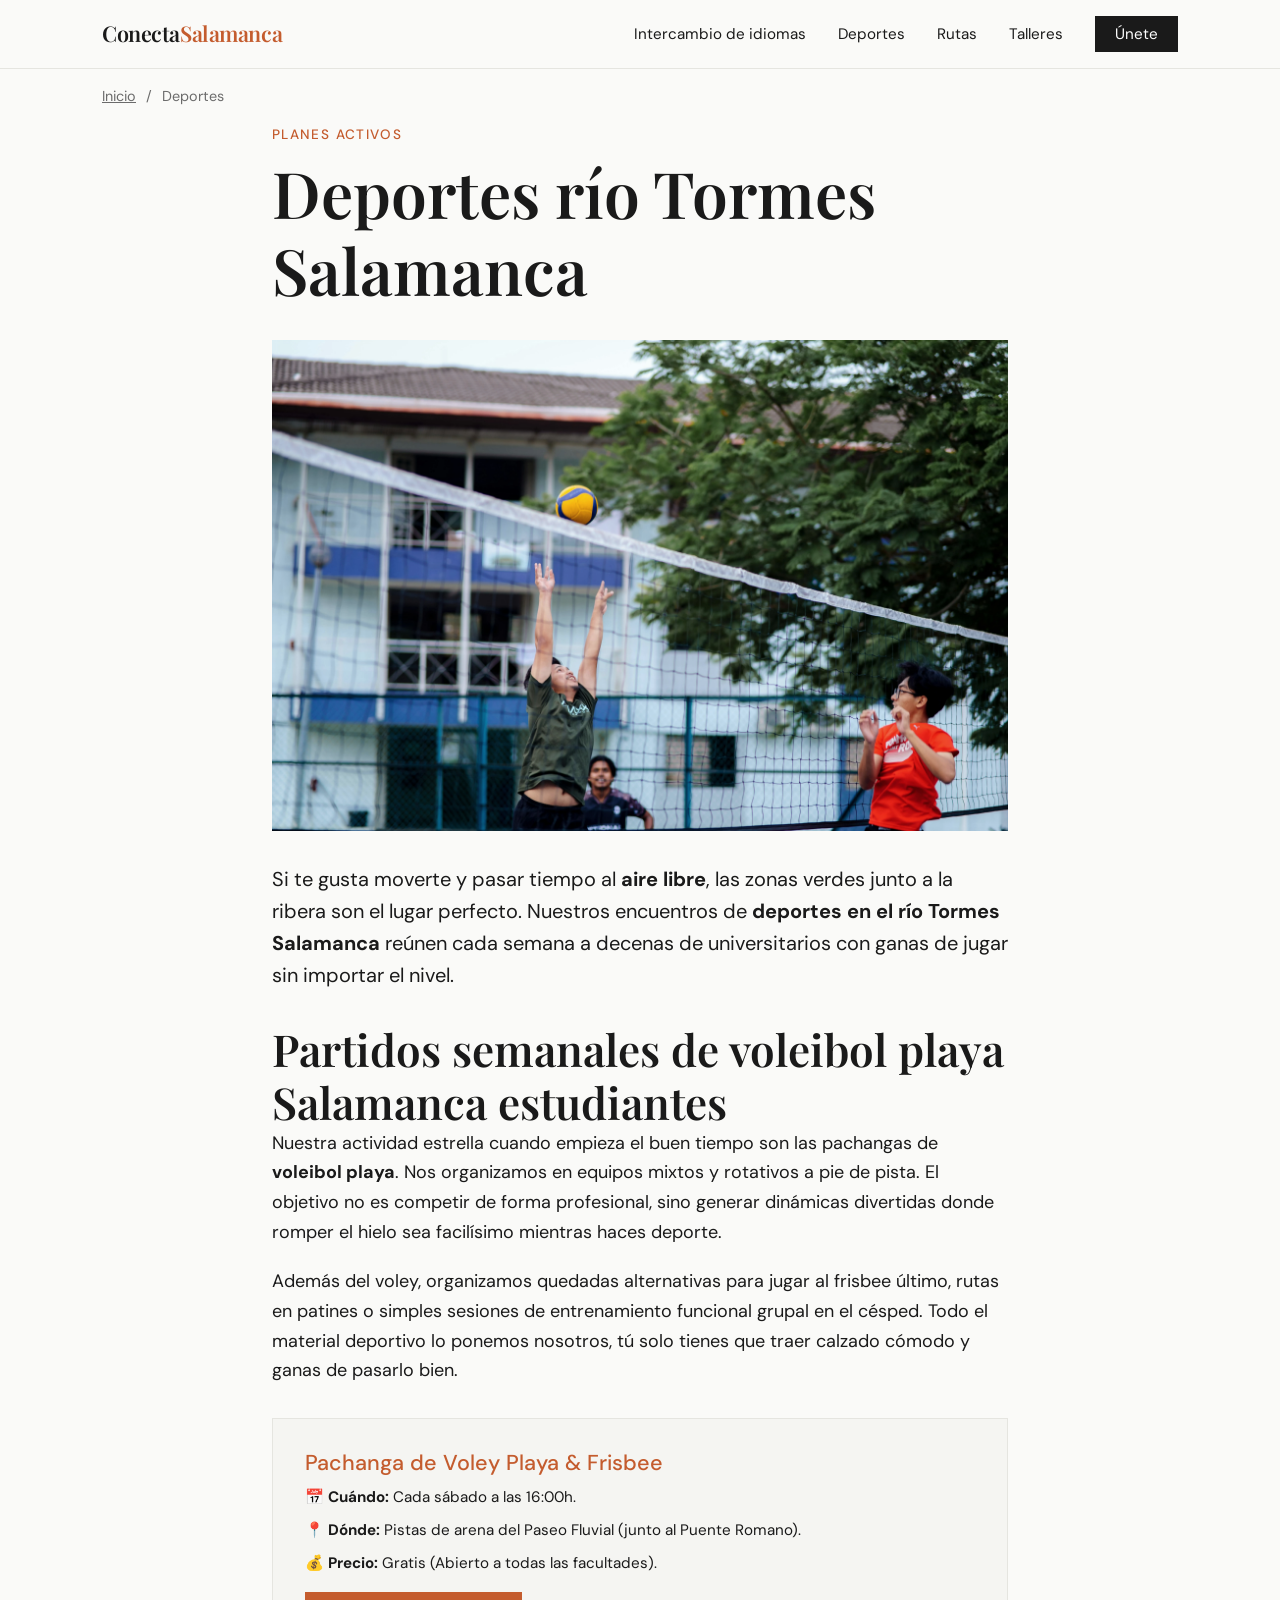
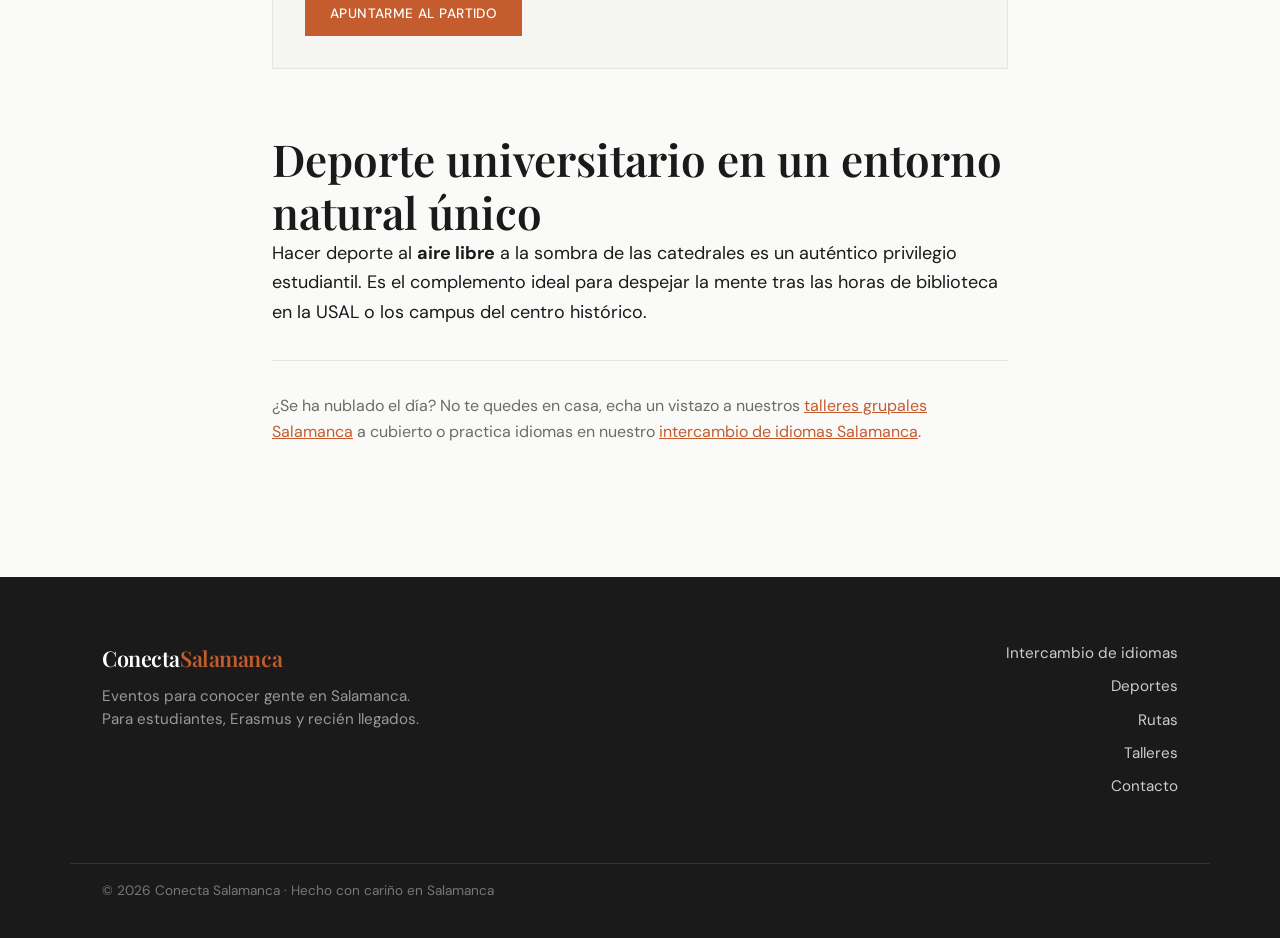
<file: deportes.html>
<!DOCTYPE html>
<html lang="es">

<head>
    <meta charset="UTF-8" />
    <!-- Google Tag Manager -->
    <script>(function (w, d, s, l, i) {
            w[l] = w[l] || []; w[l].push({
                'gtm.start':
                    new Date().getTime(), event: 'gtm.js'
            }); var f = d.getElementsByTagName(s)[0],
                j = d.createElement(s), dl = l != 'dataLayer' ? '&l=' + l : ''; j.async = true; j.src =
                    'https://www.googletagmanager.com/gtm.js?id=' + i + dl; f.parentNode.insertBefore(j, f);
        })(window, document, 'script', 'dataLayer', 'GTM-W8JR5Q4P');</script>
    <!-- End Google Tag Manager -->
    <meta name="viewport" content="width=device-width, initial-scale=1.0" />
    <meta name="description"
        content="Participa en los mejores deportes en el río Tormes Salamanca. Torneos de voleibol playa Salamanca estudiantes y actividades al aire libre para universitarios." />
    <meta name="keywords"
        content="deportes río Tormes Salamanca, voleibol playa, aire libre, deportes en el río Tormes Salamanca, voleibol playa Salamanca estudiantes" />
    <meta name="author" content="Conecta Salamanca" />
    <meta name="robots" content="index, follow" />

    <meta property="og:title" content="Deportes en el Río Tormes — Conecta Salamanca" />
    <meta property="og:description"
        content="Partidos de voleibol, frisbee y actividades al aire libre en la ribera del Tormes. Conoce estudiantes en Salamanca." />
    <meta property="og:type" content="article" />
    <meta property="og:url" content="https://lurperbzik.github.io/conecta-salamanca/deportes.html" />

    <title>Deportes río Tormes Salamanca — Conecta Salamanca</title>

    <link rel="preconnect" href="https://fonts.googleapis.com" />
    <link rel="preconnect" href="https://fonts.gstatic.com" crossorigin />
    <link
        href="https://fonts.googleapis.com/css2?family=Playfair+Display:ital,wght@0,400;0,600;1,400&family=DM+Sans:wght@300;400;500&display=swap"
        rel="stylesheet" />

    <link rel="stylesheet" href="css/styles.css" />

    <script type="application/ld+json">
    {
      "@context": "https://schema.org",
      "@type": "Event",
      "name": "Torneo Universitario de Voleibol Playa Salamanca estudiantes",
      "startDate": "2026-10-17T16:00:00+02:00",
      "endDate": "2026-10-17T19:30:00+02:00",
      "eventAttendanceMode": "https://schema.org/OfflineEventAttendanceMode",
      "eventStatus": "https://schema.org/EventScheduled",
      "location": {
        "@type": "Place",
        "name": "Pistas del Río Tormes",
        "address": {
          "@type": "PostalAddress",
          "streetAddress": "Paseo Fluvial, s/n",
          "addressLocality": "Salamanca",
          "postalCode": "37008",
          "addressCountry": "ES"
        }
      },
      "image": [
        "https://lurperbzik.github.io/conecta-salamanca/img/deportes.webp"
      ],
      "description": "Partidos informales y torneo de voleibol playa en la ribera del río Tormes para estudiantes universitarios.",
      "offers": {
        "@type": "Offer",
        "url": "https://lurperbzik.github.io/conecta-salamanca/contacto.html",
        "price": "0",
        "priceCurrency": "EUR"
      },
      "performer": {
        "@type": "Organization",
        "name": "Conecta Salamanca"
      }
    }
    </script>
    <script type="application/ld+json">
        {
          "@context": "https://schema.org",
          "@type": "BreadcrumbList",
          "itemListElement": [{
            "@type": "ListItem",
            "position": 1,
            "name": "Inicio",
            "item": "https://lurperbzik.github.io/conecta-salamanca/index.html"
          },{
            "@type": "ListItem",
            "position": 2,
            "name": "Deportes",
            "item": "https://lurperbzik.github.io/conecta-salamanca/deportes.html"
          }]
        }
    </script>
</head>

<body>
    <!-- Google Tag Manager (noscript) -->
    <noscript><iframe src="https://www.googletagmanager.com/ns.html?id=GTM-W8JR5Q4P" height="0" width="0"
            style="display:none;visibility:hidden"></iframe></noscript>
    <!-- End Google Tag Manager (noscript) -->
    <header class="site-header">
        <div class="container header-inner">
            <a href="index.html" class="logo">Conecta<span>Salamanca</span></a>
            <nav class="nav-main" aria-label="Navegación principal">
                <ul>
                    <li><a href="intercambio-idiomas.html">Intercambio de idiomas</a></li>
                    <li><a href="deportes.html" class="active">Deportes</a></li>
                    <li><a href="rutas.html">Rutas</a></li>
                    <li><a href="talleres.html">Talleres</a></li>
                    <li><a href="contacto.html" class="nav-cta">Únete</a></li>
                </ul>
            </nav>
            <button class="nav-toggle" aria-label="Abrir menú" aria-expanded="false">
                <span></span><span></span><span></span>
            </button>
        </div>
    </header>

    <main>
        <div class="container">
            <nav class="breadcrumbs" aria-label="Ruta de navegación">
                <ol
                    style="list-style: none; display: flex; gap: 10px; padding: var(--space-sm) 0; font-size: 0.9rem; color: var(--color-text-muted);">
                    <li><a href="index.html" style="text-decoration: underline;">Inicio</a></li>
                    <li>/</li>
                    <li>Deportes</li>
                </ol>
            </nav>
        </div>

        <section class="page-content" style="padding-bottom: var(--space-xl);">
            <div class="container" style="max-width: 800px; margin: 0 auto;">

                <p
                    style="text-transform: uppercase; letter-spacing: 0.1em; font-size: 0.85rem; color: var(--color-accent); font-weight: 500; margin-bottom: var(--space-xs);">
                    Planes Activos</p>
                <h1 style="margin-bottom: var(--space-md);">Deportes río Tormes Salamanca</h1>

                <div style="margin: var(--space-md) 0; background-color: var(--color-border); overflow: hidden;">
                    <img src="img/deportes.webp" alt="Partido de voleibol en la orilla del río Tormes en Salamanca"
                        width="800" height="500" loading="eager"
                        style="width:100%; object-fit:cover; filter: grayscale(10%);" />
                </div>

                <p class="lead"
                    style="font-size: 1.25rem; color: var(--color-text-main); font-weight: 400; margin-bottom: var(--space-md); line-height: 1.6;">
                    Si te gusta moverte y pasar tiempo al <strong>aire libre</strong>, las zonas verdes junto a la
                    ribera son el lugar perfecto. Nuestros encuentros de <strong>deportes en el río Tormes
                        Salamanca</strong> reúnen cada semana a decenas de universitarios con ganas de jugar sin
                    importar el nivel.
                </p>

                <h2>Partidos semanales de voleibol playa Salamanca estudiantes</h2>
                <p>Nuestra actividad estrella cuando empieza el buen tiempo son las pachangas de <strong>voleibol
                        playa</strong>. Nos organizamos en equipos mixtos y rotativos a pie de pista. El objetivo no es
                    competir de forma profesional, sino generar dinámicas divertidas donde romper el hielo sea
                    facilísimo mientras haces deporte.</p>

                <p>Además del voley, organizamos quedadas alternativas para jugar al frisbee último, rutas en patines o
                    simples sesiones de entrenamiento funcional grupal en el césped. Todo el material deportivo lo
                    ponemos nosotros, tú solo tienes que traer calzado cómodo y ganas de pasarlo bien.</p>

                <div
                    style="border: 1px solid var(--color-border); padding: var(--space-md); background-color: #F5F5F2; margin-top: var(--space-md);">
                    <h3
                        style="font-family: var(--font-body); font-weight: 500; font-size: 1.35rem; margin-bottom: 0.5rem; color: var(--color-accent);">
                        Pachanga de Voley Playa & Frisbee</h3>
                    <p style="font-size: 0.95rem; margin-bottom: 0.5rem;">📅 <strong>Cuándo:</strong> Cada sábado a las
                        16:00h.</p>
                    <p style="font-size: 0.95rem; margin-bottom: 0.5rem;">📍 <strong>Dónde:</strong> Pistas de arena del
                        Paseo Fluvial (junto al Puente Romano).</p>
                    <p style="font-size: 0.95rem; margin-bottom: var(--space-sm);">💰 <strong>Precio:</strong> Gratis
                        (Abierto a todas las facultades).</p>
                    <a href="contacto.html" class="btn-primary"
                        style="font-size: 0.85rem; padding: 0.6rem 1.5rem;">Apuntarme al partido</a>
                </div>

                <h2 style="margin-top: var(--space-lg);">Deporte universitario en un entorno natural único</h2>
                <p>Hacer deporte al <strong>aire libre</strong> a la sombra de las catedrales es un auténtico privilegio
                    estudiantil. Es el complemento ideal para despejar la mente tras las horas de biblioteca en la USAL
                    o los campus del centro histórico.</p>

                <p
                    style="margin-top: var(--space-md); border-top: 1px solid var(--color-border); padding-top: var(--space-md); font-size: 1rem; color: var(--color-text-muted);">
                    ¿Se ha nublado el día? No te quedes en casa, echa un vistazo a nuestros <a href="talleres.html"
                        style="color: var(--color-accent); text-decoration: underline;">talleres grupales Salamanca</a>
                    a cubierto o practica idiomas en nuestro <a href="intercambio-idiomas.html"
                        style="color: var(--color-accent); text-decoration: underline;">intercambio de idiomas
                        Salamanca</a>.
                </p>
            </div>
        </section>
    </main>

    <footer class="site-footer">
        <div class="container footer-inner">
            <div class="footer-brand">
                <a href="index.html" class="logo">Conecta<span>Salamanca</span></a>
                <p>Eventos para conocer gente en Salamanca.<br />Para estudiantes, Erasmus y recién llegados.</p>
            </div>
            <nav class="footer-nav" aria-label="Navegación del pie de página">
                <ul>
                    <li><a href="intercambio-idiomas.html">Intercambio de idiomas</a></li>
                    <li><a href="deportes.html">Deportes</a></li>
                    <li><a href="rutas.html">Rutas</a></li>
                    <li><a href="talleres.html">Talleres</a></li>
                    <li><a href="contacto.html">Contacto</a></li>
                </ul>
            </nav>
        </div>
        <div class="footer-bottom">
            <div class="container">
                <p>© 2026 Conecta Salamanca · Hecho con cariño en Salamanca</p>
            </div>
        </div>
    </footer>
</body>

</html>
</file>
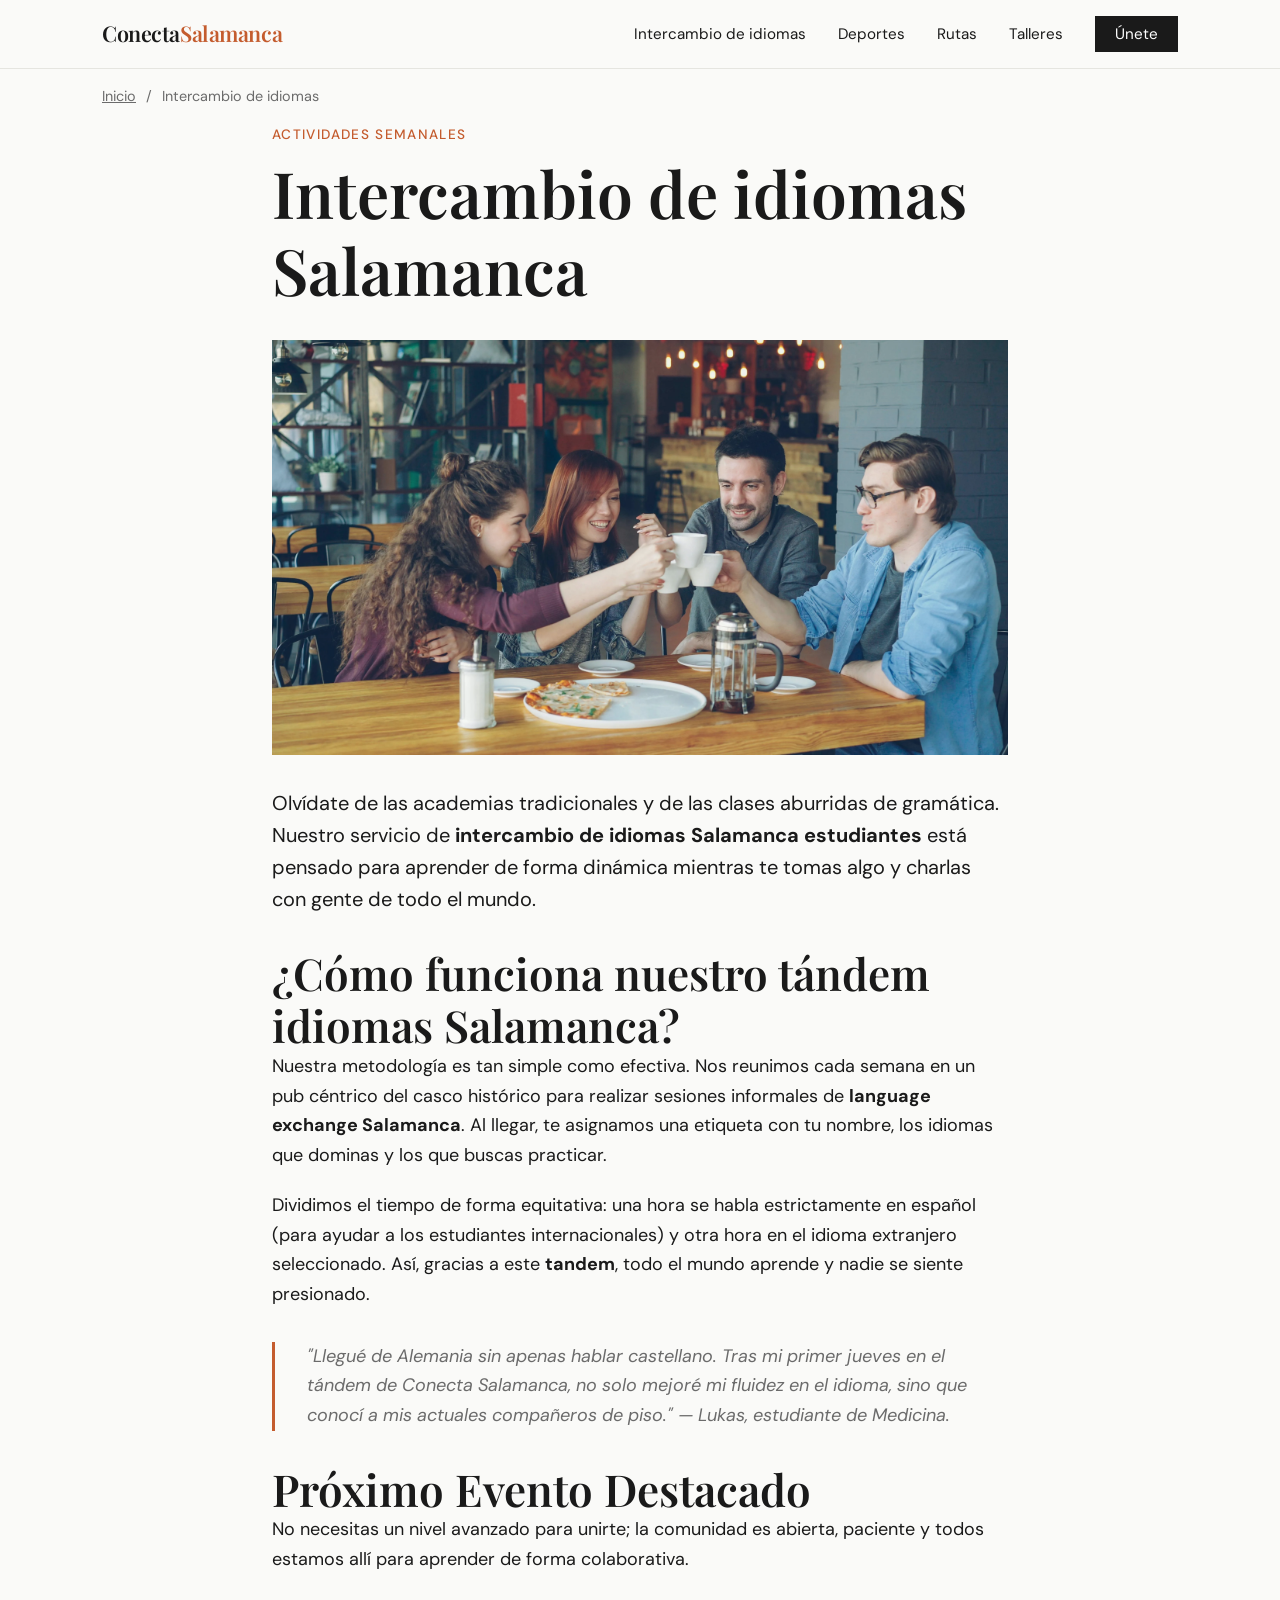
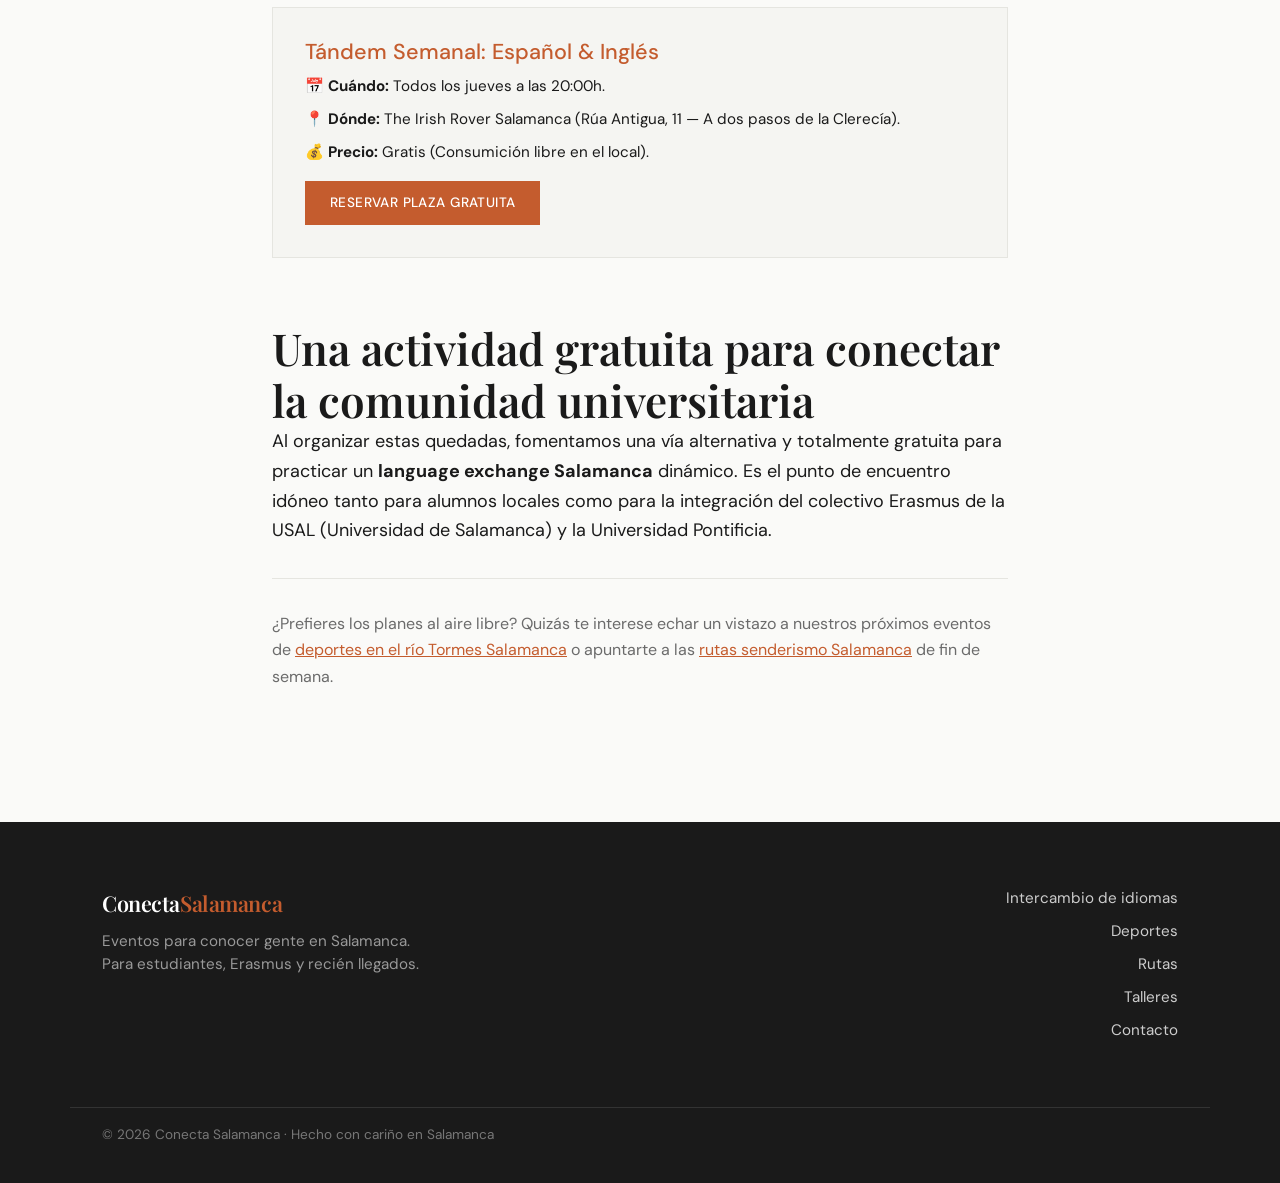
<file: intercambio-idiomas.html>
<!DOCTYPE html>
<html lang="es">

<head>
    <meta charset="UTF-8" />
    <!-- Google Tag Manager -->
    <script>(function (w, d, s, l, i) {
            w[l] = w[l] || []; w[l].push({
                'gtm.start':
                    new Date().getTime(), event: 'gtm.js'
            }); var f = d.getElementsByTagName(s)[0],
                j = d.createElement(s), dl = l != 'dataLayer' ? '&l=' + l : ''; j.async = true; j.src =
                    'https://www.googletagmanager.com/gtm.js?id=' + i + dl; f.parentNode.insertBefore(j, f);
        })(window, document, 'script', 'dataLayer', 'GTM-W8JR5Q4P');</script>
    <!-- End Google Tag Manager -->
    <meta name="viewport" content="width=device-width, initial-scale=1.0" />
    <meta name="description"
        content="Participa en el mejor intercambio de idiomas Salamanca estudiantes. Tándems semanales y language exchange Salamanca para universitarios y Erasmus." />
    <meta name="keywords"
        content="intercambio de idiomas Salamanca, tandem, language exchange, tandem idiomas Salamanca, intercambio de idiomas Salamanca estudiantes, language exchange Salamanca" />
    <meta name="author" content="Conecta Salamanca" />
    <meta name="robots" content="index, follow" />

    <meta property="og:title" content="Intercambio de Idiomas en Salamanca — Conecta Salamanca" />
    <meta property="og:description"
        content="Tándems y charlas informales en pubs del centro histórico. Conoce gente internacional y practica idiomas gratis." />
    <meta property="og:type" content="article" />
    <meta property="og:url" content="https://lurperbzik.github.io/conecta-salamanca/intercambio-idiomas.html" />

    <title>Intercambio de idiomas Salamanca — Conecta Salamanca</title>

    <link rel="preconnect" href="https://fonts.googleapis.com" />
    <link rel="preconnect" href="https://fonts.gstatic.com" crossorigin />
    <link
        href="https://fonts.googleapis.com/css2?family=Playfair+Display:ital,wght@0,400;0,600;1,400&family=DM+Sans:wght@300;400;500&display=swap"
        rel="stylesheet" />

    <link rel="stylesheet" href="css/styles.css" />

    <script type="application/ld+json">
        {
          "@context": "https://schema.org",
          "@type": "Event",
          "name": "Tándem Internacional: Intercambio de Idiomas Salamanca",
          "startDate": "2026-10-15T20:00:00+02:00",
          "endDate": "2026-10-15T22:30:00+02:00",
          "eventAttendanceMode": "https://schema.org/OfflineEventAttendanceMode",
          "eventStatus": "https://schema.org/EventScheduled",
          "location": {
            "@type": "Place",
            "name": "The Irish Rover Salamanca",
            "address": {
              "@type": "PostalAddress",
              "streetAddress": "Rúa Antigua, 11",
              "addressLocality": "Salamanca",
              "postalCode": "37008",
              "addressCountry": "ES"
            }
          },
          "image": [
            "https://lurperbzik.github.io/conecta-salamanca/img/intercambio.webp"
          ],
          "description": "Intercambio informal de idiomas para estudiantes universitarios y Erasmus en Salamanca.",
          "offers": {
            "@type": "Offer",
            "url": "https://lurperbzik.github.io/conecta-salamanca/contacto.html",
            "price": "0",
            "priceCurrency": "EUR",
            "availability": "https://schema.org/InStock"
          },
          "performer": {
            "@type": "Organization",
            "name": "Conecta Salamanca"
          }
        }
    </script>

    <script type="application/ld+json">
        {
          "@context": "https://schema.org",
          "@type": "BreadcrumbList",
          "itemListElement": [{
            "@type": "ListItem",
            "position": 1,
            "name": "Inicio",
            "item": "https://lurperbzik.github.io/conecta-salamanca/index.html"
          },{
            "@type": "ListItem",
            "position": 2,
            "name": "Intercambio de idiomas",
            "item": "https://lurperbzik.github.io/conecta-salamanca/intercambio-idiomas.html"
          }]
        }
    </script>
</head>

<body>
    <!-- Google Tag Manager (noscript) -->
    <noscript><iframe src="https://www.googletagmanager.com/ns.html?id=GTM-W8JR5Q4P" height="0" width="0"
            style="display:none;visibility:hidden"></iframe></noscript>
    <!-- End Google Tag Manager (noscript) -->
    <header class="site-header">
        <div class="container header-inner">
            <a href="index.html" class="logo">Conecta<span>Salamanca</span></a>
            <nav class="nav-main" aria-label="Navegación principal">
                <ul>
                    <li><a href="intercambio-idiomas.html" class="active">Intercambio de idiomas</a></li>
                    <li><a href="deportes.html">Deportes</a></li>
                    <li><a href="rutas.html">Rutas</a></li>
                    <li><a href="talleres.html">Talleres</a></li>
                    <li><a href="contacto.html" class="nav-cta">Únete</a></li>
                </ul>
            </nav>
            <button class="nav-toggle" aria-label="Abrir menú" aria-expanded="false">
                <span></span><span></span><span></span>
            </button>
        </div>
    </header>

    <main>
        <div class="container">
            <nav class="breadcrumbs" aria-label="Ruta de navegación">
                <ol
                    style="list-style: none; display: flex; gap: 10px; padding: var(--space-sm) 0; font-size: 0.9rem; color: var(--color-text-muted);">
                    <li><a href="index.html" style="text-decoration: underline;">Inicio</a></li>
                    <li>/</li>
                    <li>Intercambio de idiomas</li>
                </ol>
            </nav>
        </div>

        <section class="page-content" style="padding-bottom: var(--space-xl);">
            <div class="container" style="max-width: 800px; margin: 0 auto;">

                <p
                    style="text-transform: uppercase; letter-spacing: 0.1em; font-size: 0.85rem; color: var(--color-accent); font-weight: 500; margin-bottom: var(--space-xs);">
                    Actividades Semanales</p>
                <h1 style="margin-bottom: var(--space-md);">Intercambio de idiomas Salamanca</h1>

                <div style="margin: var(--space-md) 0; background-color: var(--color-border); overflow: hidden;">
                    <img src="img/intercambio.webp"
                        alt="Personas practicando intercambio de idiomas en un pub de Salamanca" width="800"
                        height="500" loading="eager" style="width:100%; object-fit:cover; filter: grayscale(10%);" />
                </div>

                <p class="lead"
                    style="font-size: 1.25rem; color: var(--color-text-main); font-weight: 400; margin-bottom: var(--space-md); line-height: 1.6;">
                    Olvídate de las academias tradicionales y de las clases aburridas de gramática. Nuestro servicio de
                    <strong>intercambio de idiomas Salamanca estudiantes</strong> está pensado para aprender de forma
                    dinámica mientras te tomas algo y charlas con gente de todo el mundo.
                </p>

                <h2>¿Cómo funciona nuestro tándem idiomas Salamanca?</h2>
                <p>Nuestra metodología es tan simple como efectiva. Nos reunimos cada semana en un pub céntrico del
                    casco histórico para realizar sesiones informales de <strong>language exchange Salamanca</strong>.
                    Al llegar, te asignamos una etiqueta con tu nombre, los idiomas que dominas y los que buscas
                    practicar.</p>

                <p>Dividimos el tiempo de forma equitativa: una hora se habla estrictamente en español (para ayudar a
                    los estudiantes internacionales) y otra hora en el idioma extranjero seleccionado. Así, gracias a
                    este <strong>tandem</strong>, todo el mundo aprende y nadie se siente presionado.</p>

                <div
                    style="border-left: 3px solid var(--color-accent); padding-left: var(--space-md); margin: var(--space-md) 0; font-style: italic; color: var(--color-text-muted);">
                    "Llegué de Alemania sin apenas hablar castellano. Tras mi primer jueves en el tándem de Conecta
                    Salamanca, no solo mejoré mi fluidez en el idioma, sino que conocí a mis actuales compañeros de
                    piso." — Lukas, estudiante de Medicina.
                </div>

                <h2>Próximo Evento Destacado</h2>
                <p>No necesitas un nivel avanzado para unirte; la comunidad es abierta, paciente y todos estamos allí
                    para aprender de forma colaborativa.</p>

                <div
                    style="border: 1px solid var(--color-border); padding: var(--space-md); background-color: #F5F5F2; margin-top: var(--space-md);">
                    <h3
                        style="font-family: var(--font-body); font-weight: 500; font-size: 1.35rem; margin-bottom: 0.5rem; color: var(--color-accent);">
                        Tándem Semanal: Español & Inglés</h3>
                    <p style="font-size: 0.95rem; margin-bottom: 0.5rem;">📅 <strong>Cuándo:</strong> Todos los jueves a
                        las 20:00h.</p>
                    <p style="font-size: 0.95rem; margin-bottom: 0.5rem;">📍 <strong>Dónde:</strong> The Irish Rover
                        Salamanca (Rúa Antigua, 11 — A dos pasos de la Clerecía).</p>
                    <p style="font-size: 0.95rem; margin-bottom: var(--space-sm);">💰 <strong>Precio:</strong> Gratis
                        (Consumición libre en el local).</p>
                    <a href="contacto.html" class="btn-primary"
                        style="font-size: 0.85rem; padding: 0.6rem 1.5rem;">Reservar plaza gratuita</a>
                </div>

                <h2 style="margin-top: var(--space-lg);">Una actividad gratuita para conectar la comunidad universitaria
                </h2>
                <p>Al organizar estas quedadas, fomentamos una vía alternativa y totalmente gratuita para practicar un
                    <strong>language exchange Salamanca</strong> dinámico. Es el punto de encuentro idóneo tanto para
                    alumnos locales como para la integración del colectivo Erasmus de la USAL (Universidad de Salamanca)
                    y la Universidad Pontificia.
                </p>

                <p
                    style="margin-top: var(--space-md); border-top: 1px solid var(--color-border); padding-top: var(--space-md); font-size: 1rem; color: var(--color-text-muted);">
                    ¿Prefieres los planes al aire libre? Quizás te interese echar un vistazo a nuestros próximos eventos
                    de <a href="deportes.html" style="color: var(--color-accent); text-decoration: underline;">deportes
                        en el río Tormes Salamanca</a> o apuntarte a las <a href="rutas.html"
                        style="color: var(--color-accent); text-decoration: underline;">rutas senderismo Salamanca</a>
                    de fin de semana.
                </p>

            </div>
        </section>
    </main>

    <footer class="site-footer">
        <div class="container footer-inner">
            <div class="footer-brand">
                <a href="index.html" class="logo">Conecta<span>Salamanca</span></a>
                <p>Eventos para conocer gente en Salamanca.<br />Para estudiantes, Erasmus y recién llegados.</p>
            </div>
            <nav class="footer-nav" aria-label="Navegación del pie de página">
                <ul>
                    <li><a href="intercambio-idiomas.html">Intercambio de idiomas</a></li>
                    <li><a href="deportes.html">Deportes</a></li>
                    <li><a href="rutas.html">Rutas</a></li>
                    <li><a href="talleres.html">Talleres</a></li>
                    <li><a href="contacto.html">Contacto</a></li>
                </ul>
            </nav>
        </div>
        <div class="footer-bottom">
            <div class="container">
                <p>© 2026 Conecta Salamanca · Hecho con cariño en Salamanca</p>
            </div>
        </div>
    </footer>

    <script>
        const toggle = document.querySelector('.nav-toggle');
        const nav = document.querySelector('.nav-main');
        toggle.addEventListener('click', () => {
            const expanded = toggle.getAttribute('aria-expanded') === 'true';
            toggle.setAttribute('aria-expanded', !expanded);
            nav.classList.toggle('nav-open');
        });
    </script>
</body>

</html>
</file>
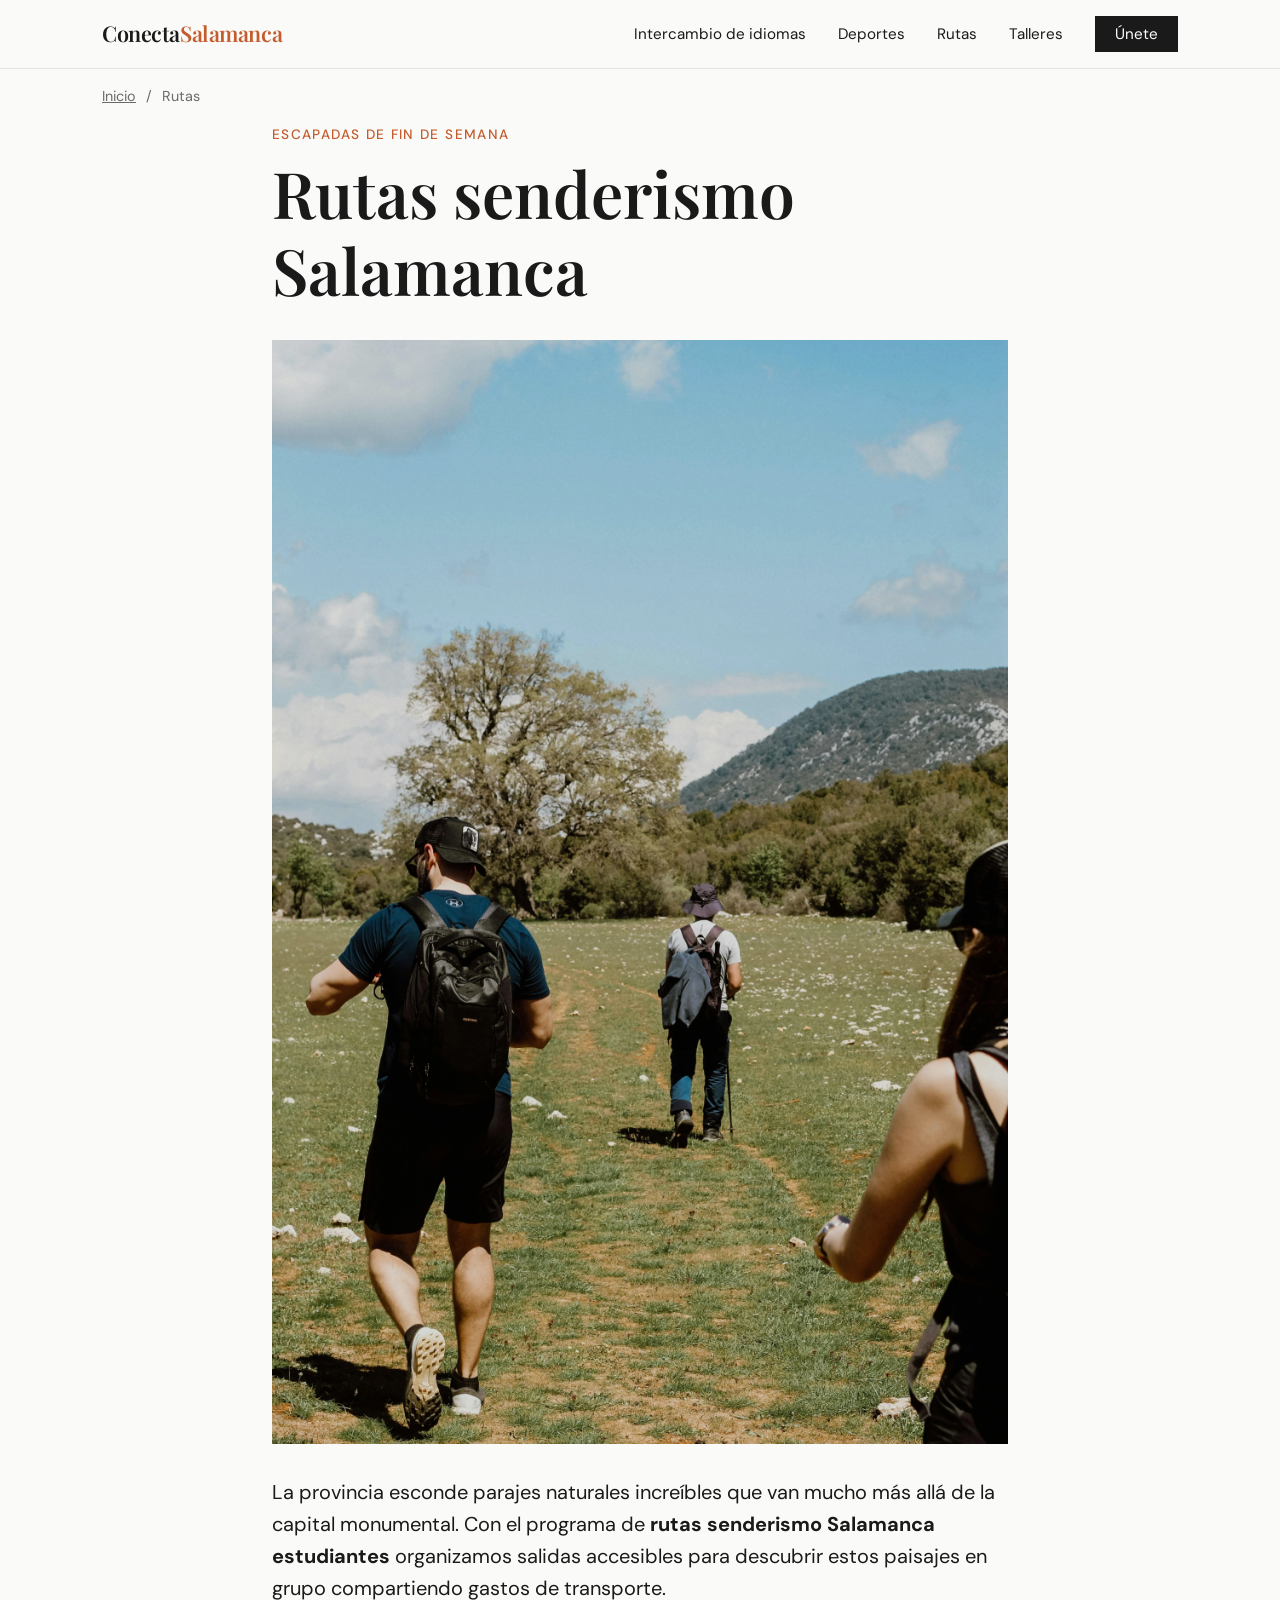
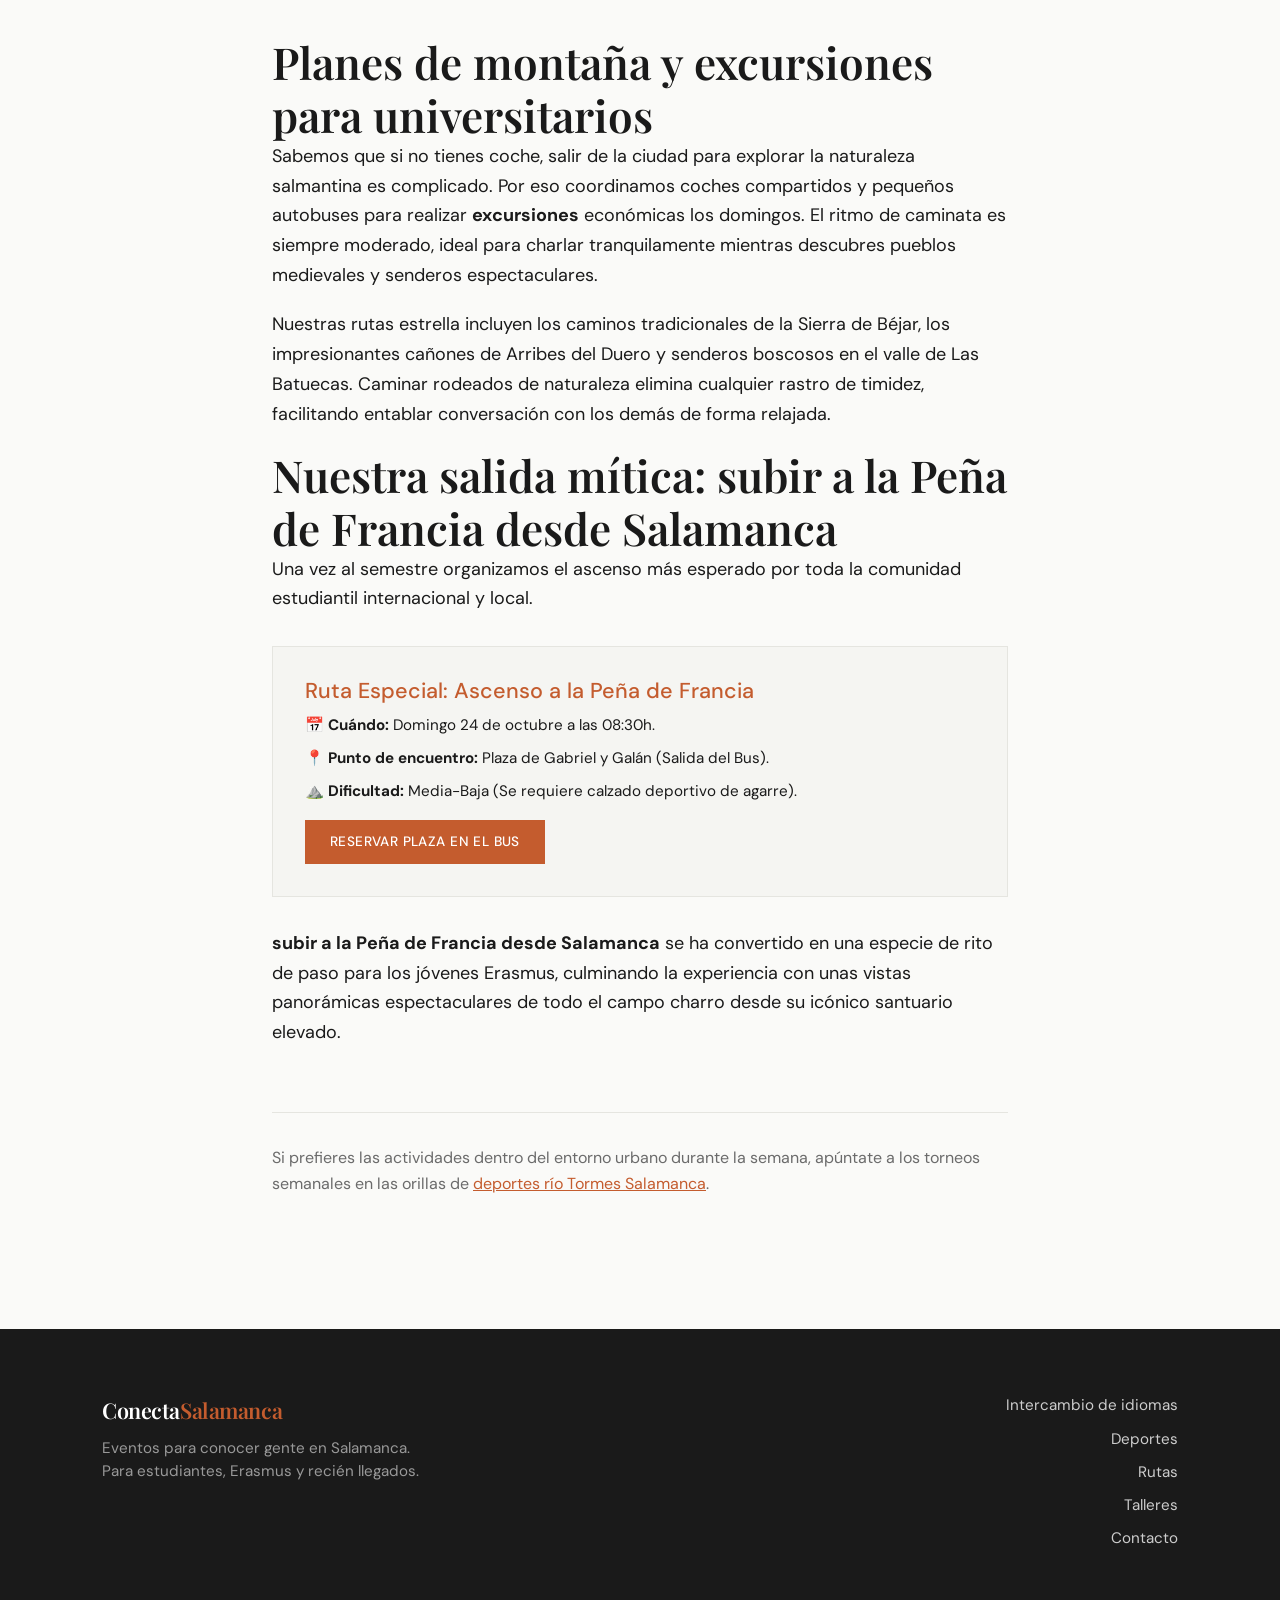
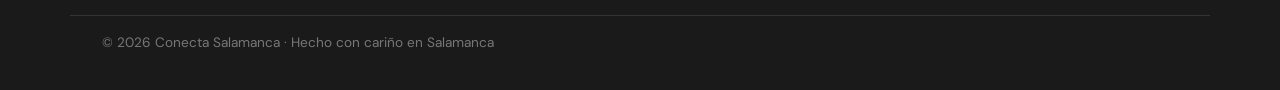
<file: rutas.html>
<!DOCTYPE html>
<html lang="es">

<head>
    <meta charset="UTF-8" />
    <!-- Google Tag Manager -->
    <script>(function (w, d, s, l, i) {
            w[l] = w[l] || []; w[l].push({
                'gtm.start':
                    new Date().getTime(), event: 'gtm.js'
            }); var f = d.getElementsByTagName(s)[0],
                j = d.createElement(s), dl = l != 'dataLayer' ? '&l=' + l : ''; j.async = true; j.src =
                    'https://www.googletagmanager.com/gtm.js?id=' + i + dl; f.parentNode.insertBefore(j, f);
        })(window, document, 'script', 'dataLayer', 'GTM-W8JR5Q4P');</script>
    <!-- End Google Tag Manager -->
    <meta name="viewport" content="width=device-width, initial-scale=1.0" />
    <meta name="description"
        content="Únete a nuestras rutas senderismo Salamanca estudiantes. Organizamos excursiones de fin de semana y salidas para subir a la Peña de Francia desde Salamanca." />
    <meta name="keywords"
        content="rutas senderismo Salamanca, Peña de Francia, excursiones, rutas senderismo Salamanca estudiantes, subir a la Peña de Francia desde Salamanca" />
    <meta name="author" content="Conecta Salamanca" />
    <meta name="robots" content="index, follow" />

    <meta property="og:title" content="Rutas y Excursiones de Senderismo — Conecta Salamanca" />
    <meta property="og:description"
        content="Escapadas de senderismo para jóvenes y universitarios por la provincia de Salamanca. Naturaleza y desconexión." />
    <meta property="og:type" content="article" />
    <meta property="og:url" content="https://lurperbzik.github.io/conecta-salamanca/rutas.html" />

    <title>Rutas senderismo Salamanca — Conecta Salamanca</title>

    <link rel="preconnect" href="https://fonts.googleapis.com" />
    <link rel="preconnect" href="https://fonts.gstatic.com" crossorigin />
    <link
        href="https://fonts.googleapis.com/css2?family=Playfair+Display:ital,wght@0,400;0,600;1,400&family=DM+Sans:wght@300;400;500&display=swap"
        rel="stylesheet" />

    <link rel="stylesheet" href="css/styles.css" />

    <script type="application/ld+json">
    {
      "@context": "https://schema.org",
      "@type": "Event",
      "name": "Excursión Universitaria: Subir a la Peña de Francia desde Salamanca",
      "startDate": "2026-10-24T08:30:00+02:00",
      "endDate": "2026-10-24T18:00:00+02:00",
      "eventAttendanceMode": "https://schema.org/OfflineEventAttendanceMode",
      "eventStatus": "https://schema.org/EventScheduled",
      "location": {
        "@type": "Place",
        "name": "Santuario de la Peña de Francia",
        "address": {
          "@type": "PostalAddress",
          "addressRegion": "Sierra de Francia",
          "addressLocality": "El Cabaco (Salamanca)",
          "addressCountry": "ES"
        }
      },
      "image": [
        "https://lurperbzik.github.io/conecta-salamanca/img/rutas.webp"
      ],
      "description": "Ruta guiada de senderismo y autobús compartido desde Salamanca capital hacia la Sierra de Francia.",
      "performer": {
        "@type": "Organization",
        "name": "Conecta Salamanca"
      }
    }
    </script>
    <script type="application/ld+json">
        {
          "@context": "https://schema.org",
          "@type": "BreadcrumbList",
          "itemListElement": [{
            "@type": "ListItem",
            "position": 1,
            "name": "Inicio",
            "item": "https://lurperbzik.github.io/conecta-salamanca/index.html"
          },{
            "@type": "ListItem",
            "position": 2,
            "name": "Rutas",
            "item": "https://lurperbzik.github.io/conecta-salamanca/rutas.html"
          }]
        }
    </script>
</head>

<body>
    <!-- Google Tag Manager (noscript) -->
    <noscript><iframe src="https://www.googletagmanager.com/ns.html?id=GTM-W8JR5Q4P" height="0" width="0"
            style="display:none;visibility:hidden"></iframe></noscript>
    <!-- End Google Tag Manager (noscript) -->
    <header class="site-header">
        <div class="container header-inner">
            <a href="index.html" class="logo">Conecta<span>Salamanca</span></a>
            <nav class="nav-main" aria-label="Navegación principal">
                <ul>
                    <li><a href="intercambio-idiomas.html">Intercambio de idiomas</a></li>
                    <li><a href="deportes.html">Deportes</a></li>
                    <li><a href="rutas.html" class="active">Rutas</a></li>
                    <li><a href="talleres.html">Talleres</a></li>
                    <li><a href="contacto.html" class="nav-cta">Únete</a></li>
                </ul>
            </nav>
            <button class="nav-toggle" aria-label="Abrir menú" aria-expanded="false">
                <span></span><span></span><span></span>
            </button>
        </div>
    </header>

    <main>
        <div class="container">
            <nav class="breadcrumbs" aria-label="Ruta de navegación">
                <ol
                    style="list-style: none; display: flex; gap: 10px; padding: var(--space-sm) 0; font-size: 0.9rem; color: var(--color-text-muted);">
                    <li><a href="index.html" style="text-decoration: underline;">Inicio</a></li>
                    <li>/</li>
                    <li>Rutas</li>
                </ol>
            </nav>
        </div>

        <section class="page-content" style="padding-bottom: var(--space-xl);">
            <div class="container" style="max-width: 800px; margin: 0 auto;">

                <p
                    style="text-transform: uppercase; letter-spacing: 0.1em; font-size: 0.85rem; color: var(--color-accent); font-weight: 500; margin-bottom: var(--space-xs);">
                    Escapadas de Fin de Semana</p>
                <h1 style="margin-bottom: var(--space-md);">Rutas senderismo Salamanca</h1>

                <div style="margin: var(--space-md) 0; background-color: var(--color-border); overflow: hidden;">
                    <img src="img/rutas.webp" alt="Grupo de estudiantes haciendo senderismo hacia la Peña de Francia"
                        width="800" height="500" loading="eager"
                        style="width:100%; object-fit:cover; filter: grayscale(10%);" />
                </div>

                <p class="lead"
                    style="font-size: 1.25rem; color: var(--color-text-main); font-weight: 400; margin-bottom: var(--space-md); line-height: 1.6;">
                    La provincia esconde parajes naturales increíbles que van mucho más allá de la capital monumental.
                    Con el programa de <strong>rutas senderismo Salamanca estudiantes</strong> organizamos salidas
                    accesibles para descubrir estos paisajes en grupo compartiendo gastos de transporte.
                </p>

                <h2>Planes de montaña y excursiones para universitarios</h2>
                <p>Sabemos que si no tienes coche, salir de la ciudad para explorar la naturaleza salmantina es
                    complicado. Por eso coordinamos coches compartidos y pequeños autobuses para realizar
                    <strong>excursiones</strong> económicas los domingos. El ritmo de caminata es siempre moderado,
                    ideal para charlar tranquilamente mientras descubres pueblos medievales y senderos espectaculares.
                </p>

                <p>Nuestras rutas estrella incluyen los caminos tradicionales de la Sierra de Béjar, los impresionantes
                    cañones de Arribes del Duero y senderos boscosos en el valle de Las Batuecas. Caminar rodeados de
                    naturaleza elimina cualquier rastro de timidez, facilitando entablar conversación con los demás de
                    forma relajada.</p>

                <h2>Nuestra salida mítica: subir a la Peña de Francia desde Salamanca</h2>
                <p>Una vez al semestre organizamos el ascenso más esperado por toda la comunidad estudiantil
                    internacional y local.</p>

                <div
                    style="border: 1px solid var(--color-border); padding: var(--space-md); background-color: #F5F5F2; margin-top: var(--space-md);">
                    <h3
                        style="font-family: var(--font-body); font-weight: 500; font-size: 1.35rem; margin-bottom: 0.5rem; color: var(--color-accent);">
                        Ruta Especial: Ascenso a la Peña de Francia</h3>
                    <p style="font-size: 0.95rem; margin-bottom: 0.5rem;">📅 <strong>Cuándo:</strong> Domingo 24 de
                        octubre a las 08:30h.</p>
                    <p style="font-size: 0.95rem; margin-bottom: 0.5rem;">📍 <strong>Punto de encuentro:</strong> Plaza
                        de Gabriel y Galán (Salida del Bus).</p>
                    <p style="font-size: 0.95rem; margin-bottom: var(--space-sm);">⛰️ <strong>Dificultad:</strong>
                        Media-Baja (Se requiere calzado deportivo de agarre).</p>
                    <a href="contacto.html" class="btn-primary"
                        style="font-size: 0.85rem; padding: 0.6rem 1.5rem;">Reservar plaza en el bus</a>
                </div>

                <p style="margin-top: var(--space-md);"><strong>subir a la Peña de Francia desde Salamanca</strong> se
                    ha convertido en una especie de rito de paso para los jóvenes Erasmus, culminando la experiencia con
                    unas vistas panorámicas espectaculares de todo el campo charro desde su icónico santuario elevado.
                </p>

                <p
                    style="margin-top: var(--space-lg); border-top: 1px solid var(--color-border); padding-top: var(--space-md); font-size: 1rem; color: var(--color-text-muted);">
                    Si prefieres las actividades dentro del entorno urbano durante la semana, apúntate a los torneos
                    semanales en las orillas de <a href="deportes.html"
                        style="color: var(--color-accent); text-decoration: underline;">deportes río Tormes
                        Salamanca</a>.
                </p>
            </div>
        </section>
    </main>

    <footer class="site-footer">
        <div class="container footer-inner">
            <div class="footer-brand">
                <a href="index.html" class="logo">Conecta<span>Salamanca</span></a>
                <p>Eventos para conocer gente en Salamanca.<br />Para estudiantes, Erasmus y recién llegados.</p>
            </div>
            <nav class="footer-nav" aria-label="Navegación del pie de página">
                <ul>
                    <li><a href="intercambio-idiomas.html">Intercambio de idiomas</a></li>
                    <li><a href="deportes.html">Deportes</a></li>
                    <li><a href="rutas.html">Rutas</a></li>
                    <li><a href="talleres.html">Talleres</a></li>
                    <li><a href="contacto.html">Contacto</a></li>
                </ul>
            </nav>
        </div>
        <div class="footer-bottom">
            <div class="container">
                <p>© 2026 Conecta Salamanca · Hecho con cariño en Salamanca</p>
            </div>
        </div>
    </footer>

    <script>
        const toggle = document.querySelector('.nav-toggle');
        const nav = document.querySelector('.nav-main');
        toggle.addEventListener('click', () => {
            const expanded = toggle.getAttribute('aria-expanded') === 'true';
            toggle.setAttribute('aria-expanded', !expanded);
            nav.classList.toggle('nav-open');
        });
    </script>
</body>

</html>
</file>
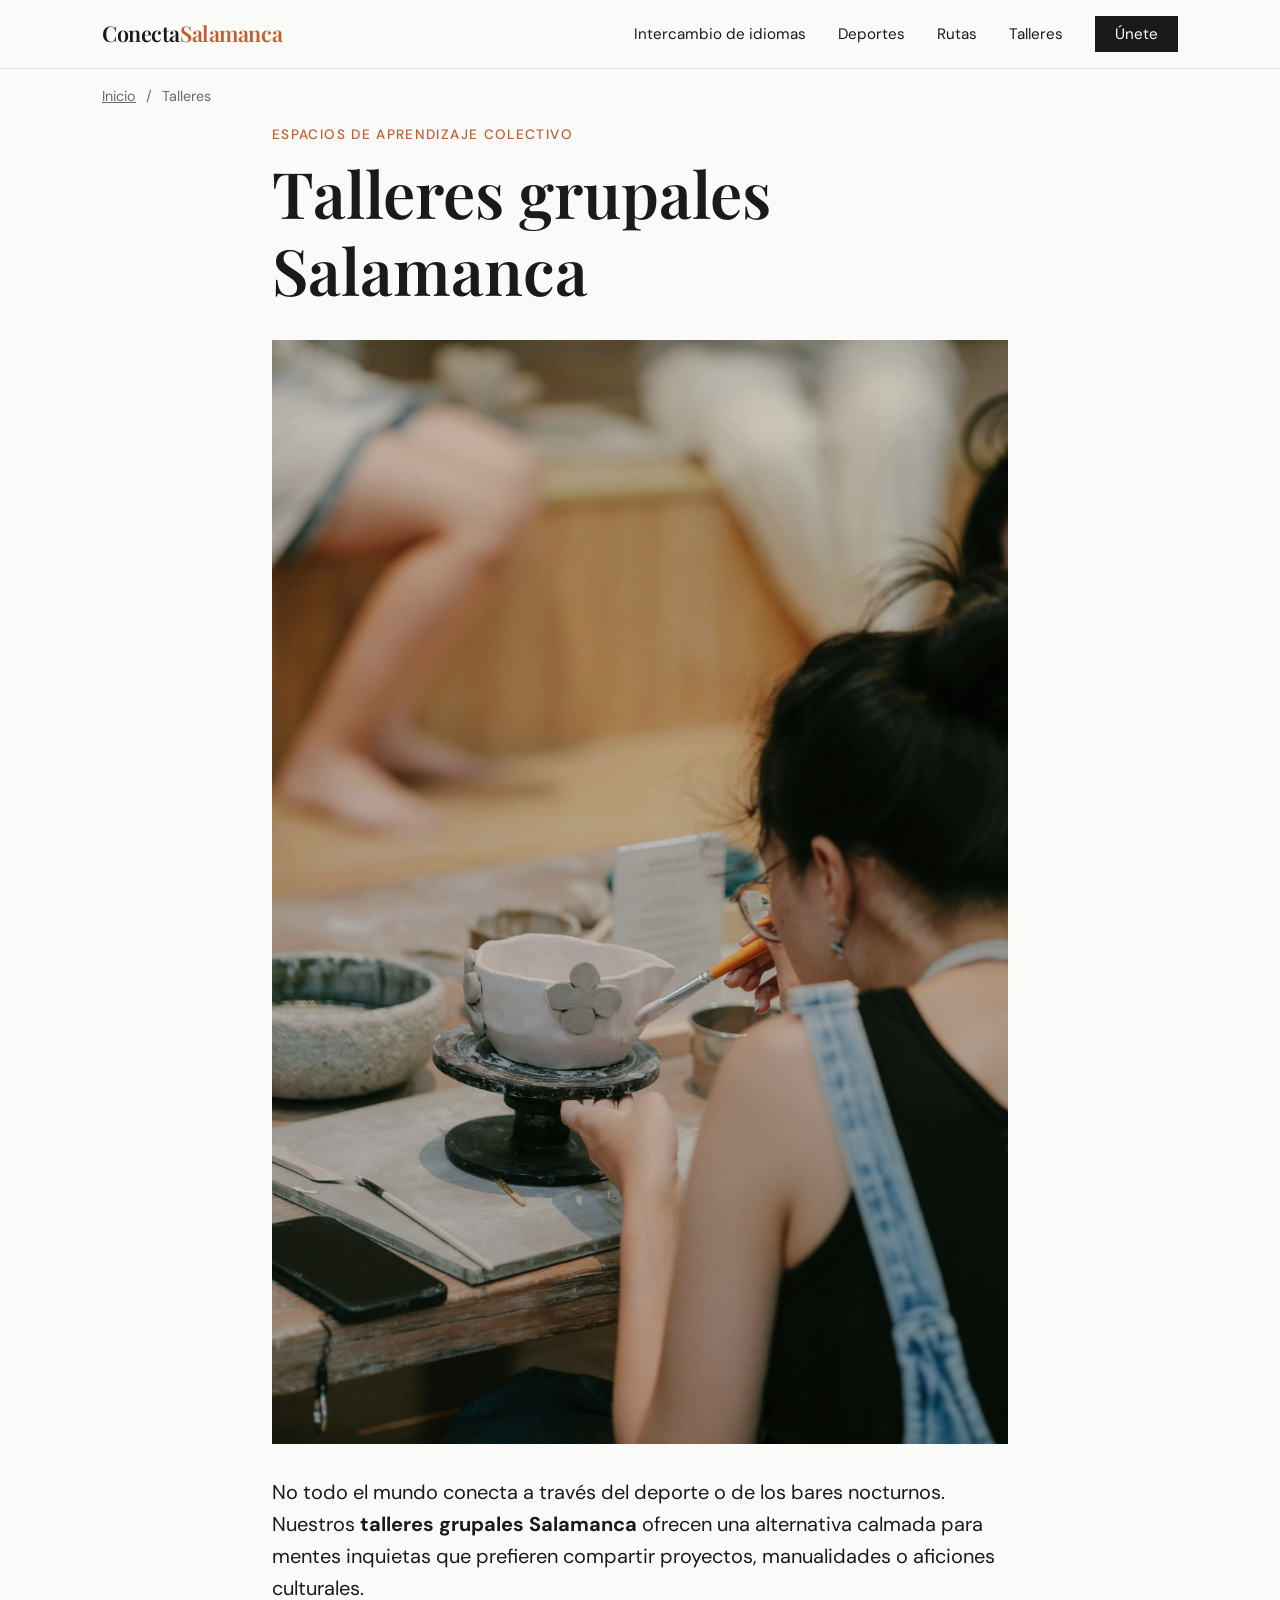
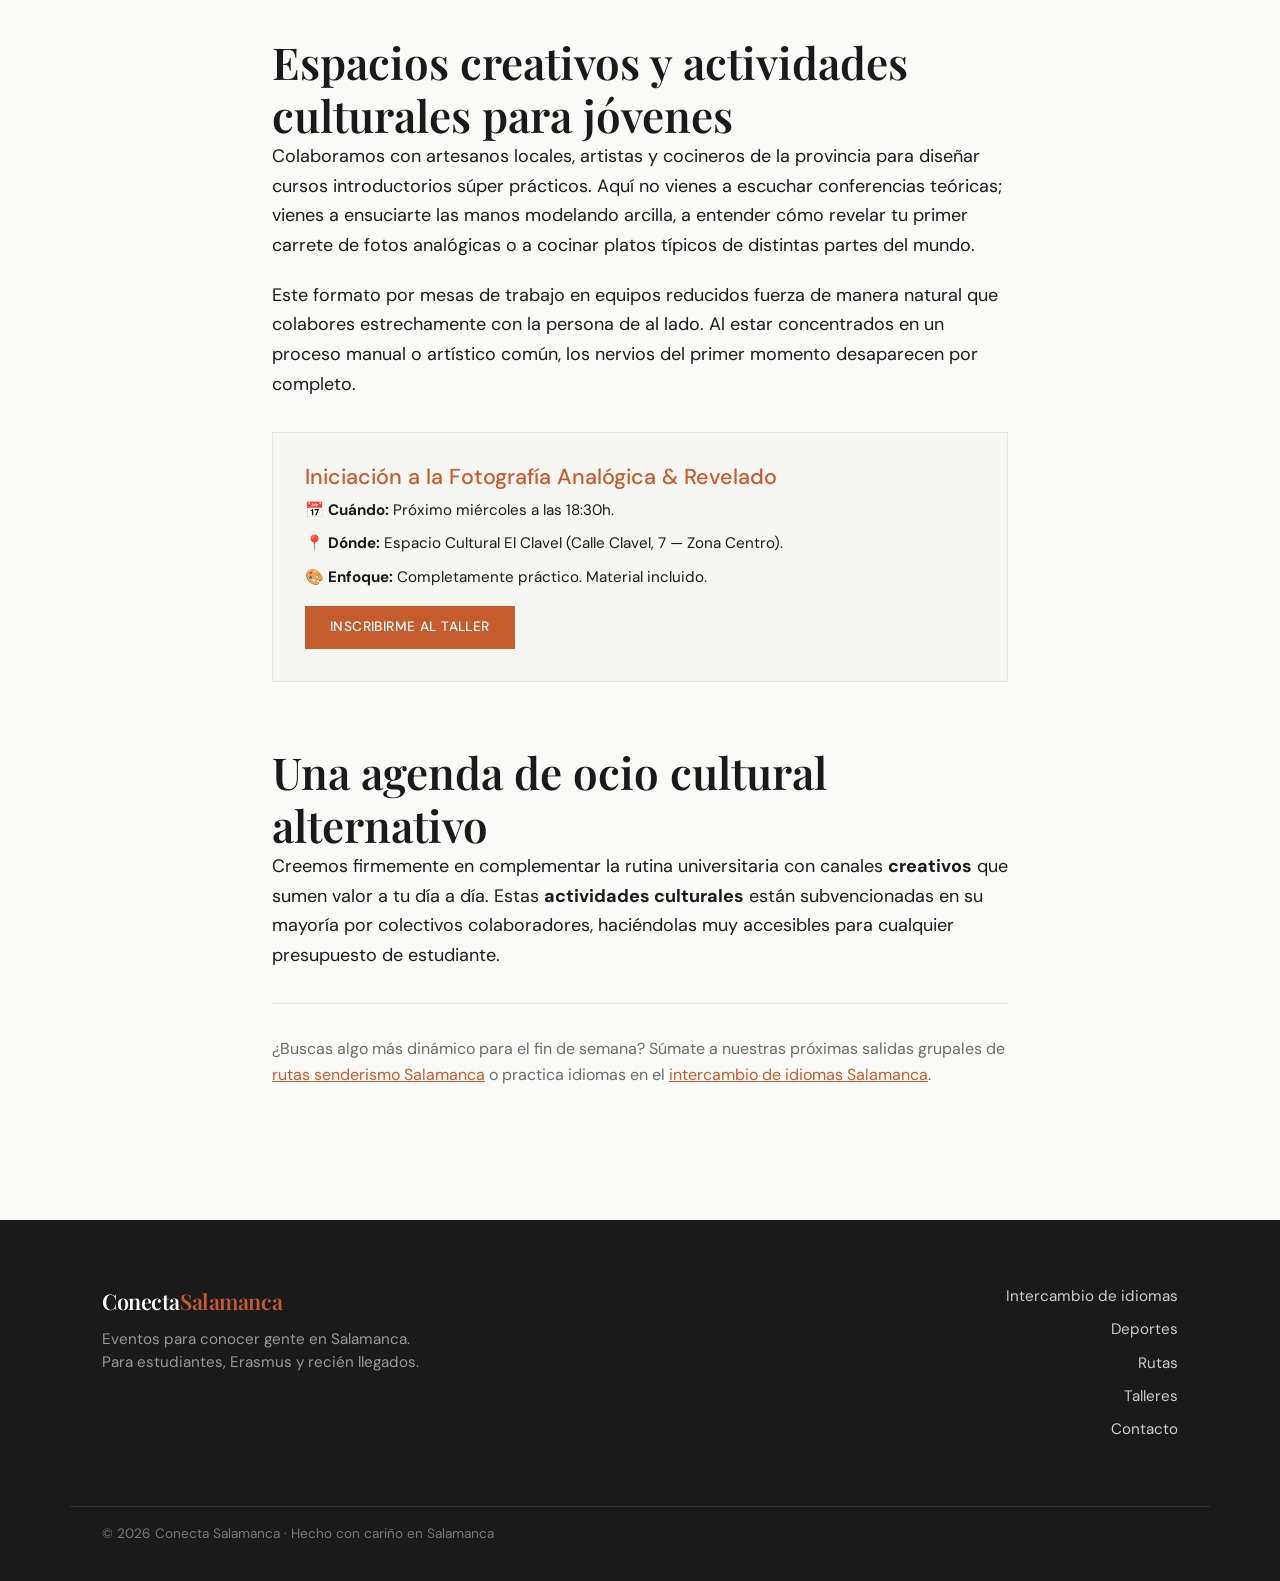
<file: talleres.html>
<!DOCTYPE html>
<html lang="es">

<head>
    <meta charset="UTF-8" />
    <!-- Google Tag Manager -->
    <script>(function (w, d, s, l, i) {
            w[l] = w[l] || []; w[l].push({
                'gtm.start':
                    new Date().getTime(), event: 'gtm.js'
            }); var f = d.getElementsByTagName(s)[0],
                j = d.createElement(s), dl = l != 'dataLayer' ? '&l=' + l : ''; j.async = true; j.src =
                    'https://www.googletagmanager.com/gtm.js?id=' + i + dl; f.parentNode.insertBefore(j, f);
        })(window, document, 'script', 'dataLayer', 'GTM-W8JR5Q4P');</script>
    <!-- End Google Tag Manager -->
    <meta name="viewport" content="width=device-width, initial-scale=1.0" />
    <meta name="description"
        content="Desarrolla tu faceta artística en nuestros talleres grupales Salamanca. Espacios creativos y actividades culturales para universitarios." />
    <meta name="keywords" content="talleres grupales Salamanca, actividades culturales, creativos" />
    <meta name="author" content="Conecta Salamanca" />
    <meta name="robots" content="index, follow" />

    <meta property="og:title" content="Talleres Grupales y Creativos — Conecta Salamanca" />
    <meta property="og:description"
        content="Aprende algo nuevo mientras haces amigos. Talleres de fotografía, cerámica y cocina internacional en Salamanca." />
    <meta property="og:type" content="article" />
    <meta property="og:url" content="https://lurperbzik.github.io/conecta-salamanca/talleres.html" />

    <title>Talleres grupales Salamanca — Conecta Salamanca</title>

    <link rel="preconnect" href="https://fonts.googleapis.com" />
    <link rel="preconnect" href="https://fonts.gstatic.com" crossorigin />
    <link
        href="https://fonts.googleapis.com/css2?family=Playfair+Display:ital,wght@0,400;0,600;1,400&family=DM+Sans:wght@300;400;500&display=swap"
        rel="stylesheet" />

    <link rel="stylesheet" href="css/styles.css" />

    <script type="application/ld+json">
    {
      "@context": "https://schema.org",
      "@type": "Event",
      "name": "Taller de Fotografía Analógica y Revelado Grupal",
      "startDate": "2026-10-28T18:30:00+02:00",
      "endDate": "2026-10-28T21:00:00+02:00",
      "eventAttendanceMode": "https://schema.org/OfflineEventAttendanceMode",
      "eventStatus": "https://schema.org/EventScheduled",
      "location": {
        "@type": "Place",
        "name": "Espacio Cultural El Clavel",
        "address": {
          "@type": "PostalAddress",
          "streetAddress": "Calle Clavel, 7",
          "addressLocality": "Salamanca",
          "postalCode": "37001",
          "addressCountry": "ES"
        }
      },
      "image": [
        "https://lurperbzik.github.io/conecta-salamanca/img/talleres.webp"
      ],
      "description": "Iniciación al manejo y revelado de película analógica en un ambiente relajado y cooperativo.",
      "performer": {
        "@type": "Organization",
        "name": "Conecta Salamanca"
      }
    }
    </script>
    <script type="application/ld+json">
        {
          "@context": "https://schema.org",
          "@type": "BreadcrumbList",
          "itemListElement": [{
            "@type": "ListItem",
            "position": 1,
            "name": "Inicio",
            "item": "https://lurperbzik.github.io/conecta-salamanca/index.html"
          },{
            "@type": "ListItem",
            "position": 2,
            "name": "Talleres",
            "item": "https://lurperbzik.github.io/conecta-salamanca/talleres.html"
          }]
        }
    </script>
</head>

<body>
    <!-- Google Tag Manager (noscript) -->
    <noscript><iframe src="https://www.googletagmanager.com/ns.html?id=GTM-W8JR5Q4P" height="0" width="0"
            style="display:none;visibility:hidden"></iframe></noscript>
    <!-- End Google Tag Manager (noscript) -->
    <header class="site-header">
        <div class="container header-inner">
            <a href="index.html" class="logo">Conecta<span>Salamanca</span></a>
            <nav class="nav-main" aria-label="Navegación principal">
                <ul>
                    <li><a href="intercambio-idiomas.html">Intercambio de idiomas</a></li>
                    <li><a href="deportes.html">Deportes</a></li>
                    <li><a href="rutas.html">Rutas</a></li>
                    <li><a href="talleres.html" class="active">Talleres</a></li>
                    <li><a href="contacto.html" class="nav-cta">Únete</a></li>
                </ul>
            </nav>
            <button class="nav-toggle" aria-label="Abrir menú" aria-expanded="false">
                <span></span><span></span><span></span>
            </button>
        </div>
    </header>

    <main>
        <div class="container">
            <nav class="breadcrumbs" aria-label="Ruta de navegación">
                <ol
                    style="list-style: none; display: flex; gap: 10px; padding: var(--space-sm) 0; font-size: 0.9rem; color: var(--color-text-muted);">
                    <li><a href="index.html" style="text-decoration: underline;">Inicio</a></li>
                    <li>/</li>
                    <li>Talleres</li>
                </ol>
            </nav>
        </div>

        <section class="page-content" style="padding-bottom: var(--space-xl);">
            <div class="container" style="max-width: 800px; margin: 0 auto;">

                <p
                    style="text-transform: uppercase; letter-spacing: 0.1em; font-size: 0.85rem; color: var(--color-accent); font-weight: 500; margin-bottom: var(--space-xs);">
                    Espacios de Aprendizaje Colectivo</p>
                <h1 style="margin-bottom: var(--space-md);">Talleres grupales Salamanca</h1>

                <div style="margin: var(--space-md) 0; background-color: var(--color-border); overflow: hidden;">
                    <img src="img/talleres.webp" alt="Estudiantes en una mesa compartiendo un taller práctico creativo"
                        width="800" height="500" loading="eager"
                        style="width:100%; object-fit:cover; filter: grayscale(10%);" />
                </div>

                <p class="lead"
                    style="font-size: 1.25rem; color: var(--color-text-main); font-weight: 400; margin-bottom: var(--space-md); line-height: 1.6;">
                    No todo el mundo conecta a través del deporte o de los bares nocturnos. Nuestros <strong>talleres
                        grupales Salamanca</strong> ofrecen una alternativa calmada para mentes inquietas que prefieren
                    compartir proyectos, manualidades o aficiones culturales.
                </p>

                <h2>Espacios creativos y actividades culturales para jóvenes</h2>
                <p>Colaboramos con artesanos locales, artistas y cocineros de la provincia para diseñar cursos
                    introductorios súper prácticos. Aquí no vienes a escuchar conferencias teóricas; vienes a ensuciarte
                    las manos modelando arcilla, a entender cómo revelar tu primer carrete de fotos analógicas o a
                    cocinar platos típicos de distintas partes del mundo.</p>

                <p>Este formato por mesas de trabajo en equipos reducidos fuerza de manera natural que colabores
                    estrechamente con la persona de al lado. Al estar concentrados en un proceso manual o artístico
                    común, los nervios del primer momento desaparecen por completo.</p>

                <div
                    style="border: 1px solid var(--color-border); padding: var(--space-md); background-color: #F5F5F2; margin-top: var(--space-md);">
                    <h3
                        style="font-family: var(--font-body); font-weight: 500; font-size: 1.35rem; margin-bottom: 0.5rem; color: var(--color-accent);">
                        Iniciación a la Fotografía Analógica & Revelado</h3>
                    <p style="font-size: 0.95rem; margin-bottom: 0.5rem;">📅 <strong>Cuándo:</strong> Próximo miércoles
                        a las 18:30h.</p>
                    <p style="font-size: 0.95rem; margin-bottom: 0.5rem;">📍 <strong>Dónde:</strong> Espacio Cultural El
                        Clavel (Calle Clavel, 7 — Zona Centro).</p>
                    <p style="font-size: 0.95rem; margin-bottom: var(--space-sm);">🎨 <strong>Enfoque:</strong>
                        Completamente práctico. Material incluido.</p>
                    <a href="contacto.html" class="btn-primary"
                        style="font-size: 0.85rem; padding: 0.6rem 1.5rem;">Inscribirme al taller</a>
                </div>

                <h2 style="margin-top: var(--space-lg);">Una agenda de ocio cultural alternativo</h2>
                <p>Creemos firmemente en complementar la rutina universitaria con canales <strong>creativos</strong> que
                    sumen valor a tu día a día. Estas <strong>actividades culturales</strong> están subvencionadas en su
                    mayoría por colectivos colaboradores, haciéndolas muy accesibles para cualquier presupuesto de
                    estudiante.</p>

                <p
                    style="margin-top: var(--space-md); border-top: 1px solid var(--color-border); padding-top: var(--space-md); font-size: 1rem; color: var(--color-text-muted);">
                    ¿Buscas algo más dinámico para el fin de semana? Súmate a nuestras próximas salidas grupales de <a
                        href="rutas.html" style="color: var(--color-accent); text-decoration: underline;">rutas
                        senderismo Salamanca</a> o practica idiomas en el <a href="intercambio-idiomas.html"
                        style="color: var(--color-accent); text-decoration: underline;">intercambio de idiomas
                        Salamanca</a>.
                </p>
            </div>
        </section>
    </main>

    <footer class="site-footer">
        <div class="container footer-inner">
            <div class="footer-brand">
                <a href="index.html" class="logo">Conecta<span>Salamanca</span></a>
                <p>Eventos para conocer gente en Salamanca.<br />Para estudiantes, Erasmus y recién llegados.</p>
            </div>
            <nav class="footer-nav" aria-label="Navegación del pie de página">
                <ul>
                    <li><a href="intercambio-idiomas.html">Intercambio de idiomas</a></li>
                    <li><a href="deportes.html">Deportes</a></li>
                    <li><a href="rutas.html">Rutas</a></li>
                    <li><a href="talleres.html">Talleres</a></li>
                    <li><a href="contacto.html">Contacto</a></li>
                </ul>
            </nav>
        </div>
        <div class="footer-bottom">
            <div class="container">
                <p>© 2026 Conecta Salamanca · Hecho con cariño en Salamanca</p>
            </div>
        </div>
    </footer>

    <script>
        const toggle = document.querySelector('.nav-toggle');
        const nav = document.querySelector('.nav-main');
        toggle.addEventListener('click', () => {
            const expanded = toggle.getAttribute('aria-expanded') === 'true';
            toggle.setAttribute('aria-expanded', !expanded);
            nav.classList.toggle('nav-open');
        });
    </script>
</body>

</html>
</file>
<file: css/styles.css>
/* ==========================================================================
   1. VARIABLES Y CONFIGURACIÓN DE FUENTES
   ========================================================================== */
:root {
    /* Paleta de colores */
    --color-bg: #FAFAF8;
    /* Blanco roto cálido */
    --color-accent: #C45C2E;
    /* Terracota (Piedra de Salamanca) */
    --color-accent-dark: #A14620;
    /* Terracota oscuro para estados hover */
    --color-text-main: #1A1A1A;
    /* Negro suave de alta legibilidad */
    --color-text-muted: #6B6B6B;
    /* Gris editorial para subtextos y fechas */
    --color-border: #E5E5E0;
    /* Líneas de separación sutiles */
    --color-white: #FFFFFF;

    /* Fuentes */
    --font-title: 'Playfair Display', Georgia, serif;
    --font-body: 'DM Sans', sans-serif;

    /* Maquetación y Espaciados */
    --max-width: 1140px;
    --space-xs: 0.5rem;
    --space-sm: 1rem;
    --space-md: 2rem;
    --space-lg: 4rem;
    --space-xl: 7rem;
}

/* ==========================================================================
   2. RESET Y ESTILOS BASE (Mucha atención al espacio en blanco)
   ========================================================================== */
*,
*::before,
*::after {
    box-sizing: border-box;
    margin: 0;
    padding: 0;
}

html {
    scroll-behavior: smooth;
    -webkit-text-size-adjust: 100%;
}

body {
    background-color: var(--color-bg);
    color: var(--color-text-main);
    font-family: var(--font-body);
    font-size: 1.125rem;
    /* 18px para lectura reposada */
    line-height: 1.65;
    text-rendering: optimizeLegibility;
    -webkit-font-smoothing: antialiased;
}

/* Tipografías Editoriales */
h1,
h2,
h3,
h4 {
    font-family: var(--font-title);
    font-weight: 600;
    line-height: 1.2;
    color: var(--color-text-main);
}

h1 {
    font-size: clamp(2.5rem, 6vw, 4rem);
}

h2 {
    font-size: clamp(2rem, 4vw, 2.75rem);
}

h3 {
    font-size: 1.5rem;
}

p {
    margin-bottom: 1.25rem;
}

a {
    color: inherit;
    text-decoration: none;
    transition: color 0.25s ease, border-color 0.25s ease, background-color 0.25s ease;
}

img {
    max-width: 100%;
    height: auto;
    display: block;
}

/* Contenedor Global */
.container {
    width: 100%;
    max-width: var(--max-width);
    margin-left: auto;
    margin-right: auto;
    padding-left: var(--space-md);
    padding-right: var(--space-md);
}

/* ==========================================================================
   3. COMPONENTES COMUNES (Botones sin estridencias)
   ========================================================================== */
.btn-primary,
.btn-secondary,
.btn-outline {
    display: inline-block;
    font-weight: 500;
    padding: 0.85rem 2rem;
    font-size: 0.95rem;
    letter-spacing: 0.03em;
    text-transform: uppercase;
    border: 1px solid transparent;
}

.btn-primary {
    background-color: var(--color-accent);
    color: var(--color-white);
}

.btn-primary:hover {
    background-color: var(--color-accent-dark);
}

.btn-secondary {
    background-color: var(--color-text-main);
    color: var(--color-white);
}

.btn-secondary:hover {
    background-color: #333333;
}

.btn-outline {
    border-color: var(--color-text-main);
    color: var(--color-text-main);
}

.btn-outline:hover {
    background-color: var(--color-text-main);
    color: var(--color-white);
}

/* ==========================================================================
   4. HEADER & NAVEGACIÓN
   ========================================================================== */
.site-header {
    border-bottom: 1px solid var(--color-border);
    background-color: var(--color-bg);
    position: sticky;
    top: 0;
    z-index: 100;
}

.header-inner {
    display: flex;
    justify-content: space-between;
    align-items: center;
    padding-top: var(--space-sm);
    padding-bottom: var(--space-sm);
}

.logo {
    font-family: var(--font-title);
    font-size: 1.35rem;
    font-weight: 600;
    letter-spacing: -0.02em;
}

.logo span {
    color: var(--color-accent);
}

.nav-main ul {
    list-style: none;
    display: flex;
    align-items: center;
    gap: var(--space-md);
}

.nav-main a {
    font-size: 0.95rem;
    font-weight: 400;
}

.nav-main a:hover {
    color: var(--color-accent);
}

.nav-main .nav-cta {
    background-color: var(--color-text-main);
    color: var(--color-white);
    padding: 0.5rem 1.25rem;
}

.nav-main .nav-cta:hover {
    background-color: var(--color-accent);
    color: var(--color-white);
}

/* Botón menú móvil (Oculto en desktop) */
.nav-toggle {
    display: none;
    background: none;
    border: none;
    cursor: pointer;
    flex-direction: column;
    gap: 5px;
    padding: 0.5rem;
}

.nav-toggle span {
    display: block;
    width: 22px;
    height: 2px;
    background-color: var(--color-text-main);
    transition: transform 0.3s ease, opacity 0.3s ease;
}

/* ==========================================================================
   5. SECCIÓN HERO
   ========================================================================== */
.hero {
    padding-top: var(--space-lg);
    padding-bottom: var(--space-xl);
}

.hero-inner {
    display: grid;
    grid-template-columns: 1.2fr 0.8fr;
    gap: var(--space-lg);
    align-items: center;
}

.hero-label {
    font-size: 0.85rem;
    text-transform: uppercase;
    letter-spacing: 0.15em;
    color: var(--color-text-muted);
    margin-bottom: var(--space-sm);
}

.hero h1 em {
    font-style: italic;
    font-weight: 400;
    color: var(--color-accent);
}

.hero-desc {
    font-size: 1.25rem;
    color: var(--color-text-muted);
    margin-top: var(--space-md);
    margin-bottom: var(--space-md);
    max-width: 520px;
}

.hero-visual {
    position: relative;
}

.hero-image-wrap {
    overflow: hidden;
    background-color: var(--color-border);
}

.hero-image-wrap img {
    width: 100%;
    object-fit: cover;
    filter: grayscale(15%);
    /* Look editorial atenuado */
}

/* Insignia sobria sin bordes gigantes redondos */
.hero-badge {
    position: absolute;
    bottom: -20px;
    left: -20px;
    background-color: var(--color-text-main);
    color: var(--color-white);
    padding: var(--space-sm) var(--space-md);
    display: flex;
    align-items: center;
    gap: var(--space-sm);
}

.badge-num {
    font-family: var(--font-title);
    font-size: 2rem;
    line-height: 1;
}

.badge-text {
    font-size: 0.75rem;
    text-transform: uppercase;
    letter-spacing: 0.05em;
    line-height: 1.2;
}

/* ==========================================================================
   6. SECCIÓN INTRO
   ========================================================================== */
.intro {
    padding-bottom: var(--space-xl);
    border-bottom: 1px solid var(--color-border);
}

.intro-inner {
    max-width: 750px;
    text-align: center;
}

.intro-quote {
    font-family: var(--font-title);
    font-size: 1.75rem;
    font-style: italic;
    color: var(--color-text-main);
    line-height: 1.4;
}

.intro-divider {
    width: 40px;
    height: 1px;
    background-color: var(--color-accent);
    margin: var(--space-md) auto;
}

.intro-body {
    font-size: 1.15rem;
    color: var(--color-text-muted);
}

/* ==========================================================================
   7. SECCIÓN CATEGORÍAS (Grilla sin sombras, pura geometría)
   ========================================================================== */
.categorias {
    padding-top: var(--space-xl);
    padding-bottom: var(--space-xl);
    background-color: #F5F5F2;
    /* Ligera variación del blanco roto */
}

.section-title {
    text-align: center;
    margin-bottom: var(--space-xs);
}

.section-sub {
    text-align: center;
    color: var(--color-text-muted);
    font-size: 1.1rem;
    margin-bottom: var(--space-lg);
}

.cards-grid {
    display: grid;
    grid-template-columns: repeat(2, 1fr);
    gap: var(--space-md);
}

.card {
    background-color: var(--color-bg);
    border: 1px solid var(--color-border);
}

.card-link {
    display: block;
}

.card-img-wrap {
    position: relative;
    overflow: hidden;
    aspect-ratio: 16 / 10;
}

.card-img-wrap img {
    width: 100%;
    height: 100%;
    object-fit: cover;
    transition: transform 0.5s ease;
}

/* Efecto hover elegante: zoom sutil a la fotografía */
.card:hover .card-img-wrap img {
    transform: scale(1.03);
}

.card-tag {
    position: absolute;
    top: var(--space-sm);
    left: var(--space-sm);
    background-color: var(--color-bg);
    font-size: 0.75rem;
    text-transform: uppercase;
    letter-spacing: 0.05em;
    padding: 0.25rem 0.75rem;
    font-weight: 500;
}

.card-body {
    padding: var(--space-md);
}

.card-body h3 {
    margin-bottom: var(--space-xs);
}

.card-body p {
    color: var(--color-text-muted);
    font-size: 1rem;
    margin-bottom: var(--space-md);
    min-height: 75px;
    /* Mantiene alineación */
}

.card-cta {
    font-size: 0.9rem;
    text-transform: uppercase;
    font-weight: 500;
    letter-spacing: 0.05em;
    color: var(--color-accent);
}

.card:hover .card-cta {
    color: var(--color-text-main);
}

/* ==========================================================================
   8. SECCIÓN MANIFIESTO
   ========================================================================== */
.manifiesto {
    padding-top: var(--space-xl);
    padding-bottom: var(--space-xl);
    border-bottom: 1px solid var(--color-border);
}

.manifiesto-inner {
    display: grid;
    grid-template-columns: 1.1fr 0.9fr;
    gap: var(--space-xl);
    align-items: center;
}

.manifiesto-text h2 {
    margin-bottom: var(--space-md);
}

.manifiesto-text p {
    color: var(--color-text-muted);
    margin-bottom: var(--space-md);
}

.manifiesto-nums {
    display: flex;
    flex-direction: column;
    gap: var(--space-md);
    border-left: 1px solid var(--color-border);
    padding-left: var(--space-lg);
}

.stat-num {
    display: block;
    font-family: var(--font-title);
    font-size: 3rem;
    line-height: 1;
    color: var(--color-accent);
    font-weight: 600;
}

.stat-label {
    font-size: 0.95rem;
    color: var(--color-text-muted);
}

/* ==========================================================================
   9. CTA FINAL
   ========================================================================== */
.cta-final {
    padding-top: var(--space-xl);
    padding-bottom: var(--space-xl);
    text-align: center;
}

.cta-inner h2 {
    margin-bottom: var(--space-xs);
}

.cta-inner p {
    color: var(--color-text-muted);
    margin-bottom: var(--space-md);
}

.cta-btns {
    display: flex;
    justify-content: center;
    gap: var(--space-sm);
}

/* ==========================================================================
   10. PIE DE PÁGINA (FOOTER)
   ========================================================================== */
.site-footer {
    background-color: var(--color-text-main);
    color: #CDCDCD;
    padding-top: var(--space-lg);
    font-size: 0.95rem;
}

.site-footer .logo {
    color: var(--color-white);
    margin-bottom: var(--space-xs);
    display: inline-block;
}

.footer-inner {
    display: flex;
    justify-content: space-between;
    padding-bottom: var(--space-lg);
    border-bottom: 1px solid #333333;
}

.footer-brand p {
    line-height: 1.5;
    color: #999999;
}

.footer-nav ul {
    list-style: none;
    display: flex;
    flex-direction: column;
    gap: var(--space-xs);
    text-align: right;
}

.footer-nav a:hover {
    color: var(--color-white);
}

.footer-bottom {
    padding-top: var(--space-sm);
    padding-bottom: var(--space-sm);
    font-size: 0.85rem;
    color: #777777;
}

/* ==========================================================================
   11. MEDIA QUERIES (Diseño Responsive Impecable)
   ========================================================================== */

@media (max-width: 960px) {
    :root {
        --space-xl: 4rem;
    }

    .hero-inner,
    .manifiesto-inner {
        grid-template-columns: 1fr;
        gap: var(--space-md);
    }

    .hero-visual {
        order: -1;
        /* La foto pasa arriba en tablet/móvil */
        max-width: 500px;
        margin: 0 auto;
    }

    .manifiesto-nums {
        border-left: none;
        border-top: 1px solid var(--color-border);
        padding-left: 0;
        padding-top: var(--space-md);
        flex-direction: row;
        flex-wrap: wrap;
        justify-content: space-between;
    }
}

@media (max-width: 768px) {

    /* Menú móvil funcional */
    .nav-toggle {
        display: flex;
    }

    .nav-main {
        position: absolute;
        top: 100%;
        left: 0;
        width: 100%;
        background-color: var(--color-bg);
        border-bottom: 1px solid var(--color-border);
        padding: var(--space-md);
        display: none;
    }

    .nav-main ul {
        flex-direction: column;
        gap: var(--space-sm);
        text-align: center;
    }

    .nav-main .nav-cta {
        display: inline-block;
        width: 100%;
    }

    /* Clase activa que inyectará el script JS */
    .nav-main.nav-open {
        display: block;
    }

    /* Grilla de actividades pasa a 1 columna */
    .cards-grid {
        grid-template-columns: 1fr;
    }

    .footer-inner {
        flex-direction: column;
        gap: var(--space-md);
    }

    .footer-nav ul {
        text-align: left;
    }
}
</file>
<file: conecta-salamanca/css/styles.css>
/* ==========================================================================
   1. VARIABLES Y CONFIGURACIÓN DE FUENTES
   ========================================================================== */
:root {
    /* Paleta de colores */
    --color-bg: #FAFAF8;
    /* Blanco roto cálido */
    --color-accent: #C45C2E;
    /* Terracota (Piedra de Salamanca) */
    --color-accent-dark: #A14620;
    /* Terracota oscuro para estados hover */
    --color-text-main: #1A1A1A;
    /* Negro suave de alta legibilidad */
    --color-text-muted: #6B6B6B;
    /* Gris editorial para subtextos y fechas */
    --color-border: #E5E5E0;
    /* Líneas de separación sutiles */
    --color-white: #FFFFFF;

    /* Fuentes */
    --font-title: 'Playfair Display', Georgia, serif;
    --font-body: 'DM Sans', sans-serif;

    /* Maquetación y Espaciados */
    --max-width: 1140px;
    --space-xs: 0.5rem;
    --space-sm: 1rem;
    --space-md: 2rem;
    --space-lg: 4rem;
    --space-xl: 7rem;
}

/* ==========================================================================
   2. RESET Y ESTILOS BASE (Mucha atención al espacio en blanco)
   ========================================================================== */
*,
*::before,
*::after {
    box-sizing: border-box;
    margin: 0;
    padding: 0;
}

html {
    scroll-behavior: smooth;
    -webkit-text-size-adjust: 100%;
}

body {
    background-color: var(--color-bg);
    color: var(--color-text-main);
    font-family: var(--font-body);
    font-size: 1.125rem;
    /* 18px para lectura reposada */
    line-height: 1.65;
    text-rendering: optimizeLegibility;
    -webkit-font-smoothing: antialiased;
}

/* Tipografías Editoriales */
h1,
h2,
h3,
h4 {
    font-family: var(--font-title);
    font-weight: 600;
    line-height: 1.2;
    color: var(--color-text-main);
}

h1 {
    font-size: clamp(2.5rem, 6vw, 4rem);
}

h2 {
    font-size: clamp(2rem, 4vw, 2.75rem);
}

h3 {
    font-size: 1.5rem;
}

p {
    margin-bottom: 1.25rem;
}

a {
    color: inherit;
    text-decoration: none;
    transition: color 0.25s ease, border-color 0.25s ease, background-color 0.25s ease;
}

img {
    max-width: 100%;
    height: auto;
    display: block;
}

/* Contenedor Global */
.container {
    width: 100%;
    max-width: var(--max-width);
    margin-left: auto;
    margin-right: auto;
    padding-left: var(--space-md);
    padding-right: var(--space-md);
}

/* ==========================================================================
   3. COMPONENTES COMUNES (Botones sin estridencias)
   ========================================================================== */
.btn-primary,
.btn-secondary,
.btn-outline {
    display: inline-block;
    font-weight: 500;
    padding: 0.85rem 2rem;
    font-size: 0.95rem;
    letter-spacing: 0.03em;
    text-transform: uppercase;
    border: 1px solid transparent;
}

.btn-primary {
    background-color: var(--color-accent);
    color: var(--color-white);
}

.btn-primary:hover {
    background-color: var(--color-accent-dark);
}

.btn-secondary {
    background-color: var(--color-text-main);
    color: var(--color-white);
}

.btn-secondary:hover {
    background-color: #333333;
}

.btn-outline {
    border-color: var(--color-text-main);
    color: var(--color-text-main);
}

.btn-outline:hover {
    background-color: var(--color-text-main);
    color: var(--color-white);
}

/* ==========================================================================
   4. HEADER & NAVEGACIÓN
   ========================================================================== */
.site-header {
    border-bottom: 1px solid var(--color-border);
    background-color: var(--color-bg);
    position: sticky;
    top: 0;
    z-index: 100;
}

.header-inner {
    display: flex;
    justify-content: space-between;
    align-items: center;
    padding-top: var(--space-sm);
    padding-bottom: var(--space-sm);
}

.logo {
    font-family: var(--font-title);
    font-size: 1.35rem;
    font-weight: 600;
    letter-spacing: -0.02em;
}

.logo span {
    color: var(--color-accent);
}

.nav-main ul {
    list-style: none;
    display: flex;
    align-items: center;
    gap: var(--space-md);
}

.nav-main a {
    font-size: 0.95rem;
    font-weight: 400;
}

.nav-main a:hover {
    color: var(--color-accent);
}

.nav-main .nav-cta {
    background-color: var(--color-text-main);
    color: var(--color-white);
    padding: 0.5rem 1.25rem;
}

.nav-main .nav-cta:hover {
    background-color: var(--color-accent);
    color: var(--color-white);
}

/* Botón menú móvil (Oculto en desktop) */
.nav-toggle {
    display: none;
    background: none;
    border: none;
    cursor: pointer;
    flex-direction: column;
    gap: 5px;
    padding: 0.5rem;
}

.nav-toggle span {
    display: block;
    width: 22px;
    height: 2px;
    background-color: var(--color-text-main);
    transition: transform 0.3s ease, opacity 0.3s ease;
}

/* ==========================================================================
   5. SECCIÓN HERO
   ========================================================================== */
.hero {
    padding-top: var(--space-lg);
    padding-bottom: var(--space-xl);
}

.hero-inner {
    display: grid;
    grid-template-columns: 1.2fr 0.8fr;
    gap: var(--space-lg);
    align-items: center;
}

.hero-label {
    font-size: 0.85rem;
    text-transform: uppercase;
    letter-spacing: 0.15em;
    color: var(--color-text-muted);
    margin-bottom: var(--space-sm);
}

.hero h1 em {
    font-style: italic;
    font-weight: 400;
    color: var(--color-accent);
}

.hero-desc {
    font-size: 1.25rem;
    color: var(--color-text-muted);
    margin-top: var(--space-md);
    margin-bottom: var(--space-md);
    max-width: 520px;
}

.hero-visual {
    position: relative;
}

.hero-image-wrap {
    overflow: hidden;
    background-color: var(--color-border);
}

.hero-image-wrap img {
    width: 100%;
    object-fit: cover;
    filter: grayscale(15%);
    /* Look editorial atenuado */
}

/* Insignia sobria sin bordes gigantes redondos */
.hero-badge {
    position: absolute;
    bottom: -20px;
    left: -20px;
    background-color: var(--color-text-main);
    color: var(--color-white);
    padding: var(--space-sm) var(--space-md);
    display: flex;
    align-items: center;
    gap: var(--space-sm);
}

.badge-num {
    font-family: var(--font-title);
    font-size: 2rem;
    line-height: 1;
}

.badge-text {
    font-size: 0.75rem;
    text-transform: uppercase;
    letter-spacing: 0.05em;
    line-height: 1.2;
}

/* ==========================================================================
   6. SECCIÓN INTRO
   ========================================================================== */
.intro {
    padding-bottom: var(--space-xl);
    border-bottom: 1px solid var(--color-border);
}

.intro-inner {
    max-width: 750px;
    text-align: center;
}

.intro-quote {
    font-family: var(--font-title);
    font-size: 1.75rem;
    font-style: italic;
    color: var(--color-text-main);
    line-height: 1.4;
}

.intro-divider {
    width: 40px;
    height: 1px;
    background-color: var(--color-accent);
    margin: var(--space-md) auto;
}

.intro-body {
    font-size: 1.15rem;
    color: var(--color-text-muted);
}

/* ==========================================================================
   7. SECCIÓN CATEGORÍAS (Grilla sin sombras, pura geometría)
   ========================================================================== */
.categorias {
    padding-top: var(--space-xl);
    padding-bottom: var(--space-xl);
    background-color: #F5F5F2;
    /* Ligera variación del blanco roto */
}

.section-title {
    text-align: center;
    margin-bottom: var(--space-xs);
}

.section-sub {
    text-align: center;
    color: var(--color-text-muted);
    font-size: 1.1rem;
    margin-bottom: var(--space-lg);
}

.cards-grid {
    display: grid;
    grid-template-columns: repeat(2, 1fr);
    gap: var(--space-md);
}

.card {
    background-color: var(--color-bg);
    border: 1px solid var(--color-border);
}

.card-link {
    display: block;
}

.card-img-wrap {
    position: relative;
    overflow: hidden;
    aspect-ratio: 16 / 10;
}

.card-img-wrap img {
    width: 100%;
    height: 100%;
    object-fit: cover;
    transition: transform 0.5s ease;
}

/* Efecto hover elegante: zoom sutil a la fotografía */
.card:hover .card-img-wrap img {
    transform: scale(1.03);
}

.card-tag {
    position: absolute;
    top: var(--space-sm);
    left: var(--space-sm);
    background-color: var(--color-bg);
    font-size: 0.75rem;
    text-transform: uppercase;
    letter-spacing: 0.05em;
    padding: 0.25rem 0.75rem;
    font-weight: 500;
}

.card-body {
    padding: var(--space-md);
}

.card-body h3 {
    margin-bottom: var(--space-xs);
}

.card-body p {
    color: var(--color-text-muted);
    font-size: 1rem;
    margin-bottom: var(--space-md);
    min-height: 75px;
    /* Mantiene alineación */
}

.card-cta {
    font-size: 0.9rem;
    text-transform: uppercase;
    font-weight: 500;
    letter-spacing: 0.05em;
    color: var(--color-accent);
}

.card:hover .card-cta {
    color: var(--color-text-main);
}

/* ==========================================================================
   8. SECCIÓN MANIFIESTO
   ========================================================================== */
.manifiesto {
    padding-top: var(--space-xl);
    padding-bottom: var(--space-xl);
    border-bottom: 1px solid var(--color-border);
}

.manifiesto-inner {
    display: grid;
    grid-template-columns: 1.1fr 0.9fr;
    gap: var(--space-xl);
    align-items: center;
}

.manifiesto-text h2 {
    margin-bottom: var(--space-md);
}

.manifiesto-text p {
    color: var(--color-text-muted);
    margin-bottom: var(--space-md);
}

.manifiesto-nums {
    display: flex;
    flex-direction: column;
    gap: var(--space-md);
    border-left: 1px solid var(--color-border);
    padding-left: var(--space-lg);
}

.stat-num {
    display: block;
    font-family: var(--font-title);
    font-size: 3rem;
    line-height: 1;
    color: var(--color-accent);
    font-weight: 600;
}

.stat-label {
    font-size: 0.95rem;
    color: var(--color-text-muted);
}

/* ==========================================================================
   9. CTA FINAL
   ========================================================================== */
.cta-final {
    padding-top: var(--space-xl);
    padding-bottom: var(--space-xl);
    text-align: center;
}

.cta-inner h2 {
    margin-bottom: var(--space-xs);
}

.cta-inner p {
    color: var(--color-text-muted);
    margin-bottom: var(--space-md);
}

.cta-btns {
    display: flex;
    justify-content: center;
    gap: var(--space-sm);
}

/* ==========================================================================
   10. PIE DE PÁGINA (FOOTER)
   ========================================================================== */
.site-footer {
    background-color: var(--color-text-main);
    color: #CDCDCD;
    padding-top: var(--space-lg);
    font-size: 0.95rem;
}

.site-footer .logo {
    color: var(--color-white);
    margin-bottom: var(--space-xs);
    display: inline-block;
}

.footer-inner {
    display: flex;
    justify-content: space-between;
    padding-bottom: var(--space-lg);
    border-bottom: 1px solid #333333;
}

.footer-brand p {
    line-height: 1.5;
    color: #999999;
}

.footer-nav ul {
    list-style: none;
    display: flex;
    flex-direction: column;
    gap: var(--space-xs);
    text-align: right;
}

.footer-nav a:hover {
    color: var(--color-white);
}

.footer-bottom {
    padding-top: var(--space-sm);
    padding-bottom: var(--space-sm);
    font-size: 0.85rem;
    color: #777777;
}

/* ==========================================================================
   11. MEDIA QUERIES (Diseño Responsive Impecable)
   ========================================================================== */

@media (max-width: 960px) {
    :root {
        --space-xl: 4rem;
    }

    .hero-inner,
    .manifiesto-inner {
        grid-template-columns: 1fr;
        gap: var(--space-md);
    }

    .hero-visual {
        order: -1;
        /* La foto pasa arriba en tablet/móvil */
        max-width: 500px;
        margin: 0 auto;
    }

    .manifiesto-nums {
        border-left: none;
        border-top: 1px solid var(--color-border);
        padding-left: 0;
        padding-top: var(--space-md);
        flex-direction: row;
        flex-wrap: wrap;
        justify-content: space-between;
    }
}

@media (max-width: 768px) {

    /* Menú móvil funcional */
    .nav-toggle {
        display: flex;
    }

    .nav-main {
        position: absolute;
        top: 100%;
        left: 0;
        width: 100%;
        background-color: var(--color-bg);
        border-bottom: 1px solid var(--color-border);
        padding: var(--space-md);
        display: none;
    }

    .nav-main ul {
        flex-direction: column;
        gap: var(--space-sm);
        text-align: center;
    }

    .nav-main .nav-cta {
        display: inline-block;
        width: 100%;
    }

    /* Clase activa que inyectará el script JS */
    .nav-main.nav-open {
        display: block;
    }

    /* Grilla de actividades pasa a 1 columna */
    .cards-grid {
        grid-template-columns: 1fr;
    }

    .footer-inner {
        flex-direction: column;
        gap: var(--space-md);
    }

    .footer-nav ul {
        text-align: left;
    }
}
</file>
